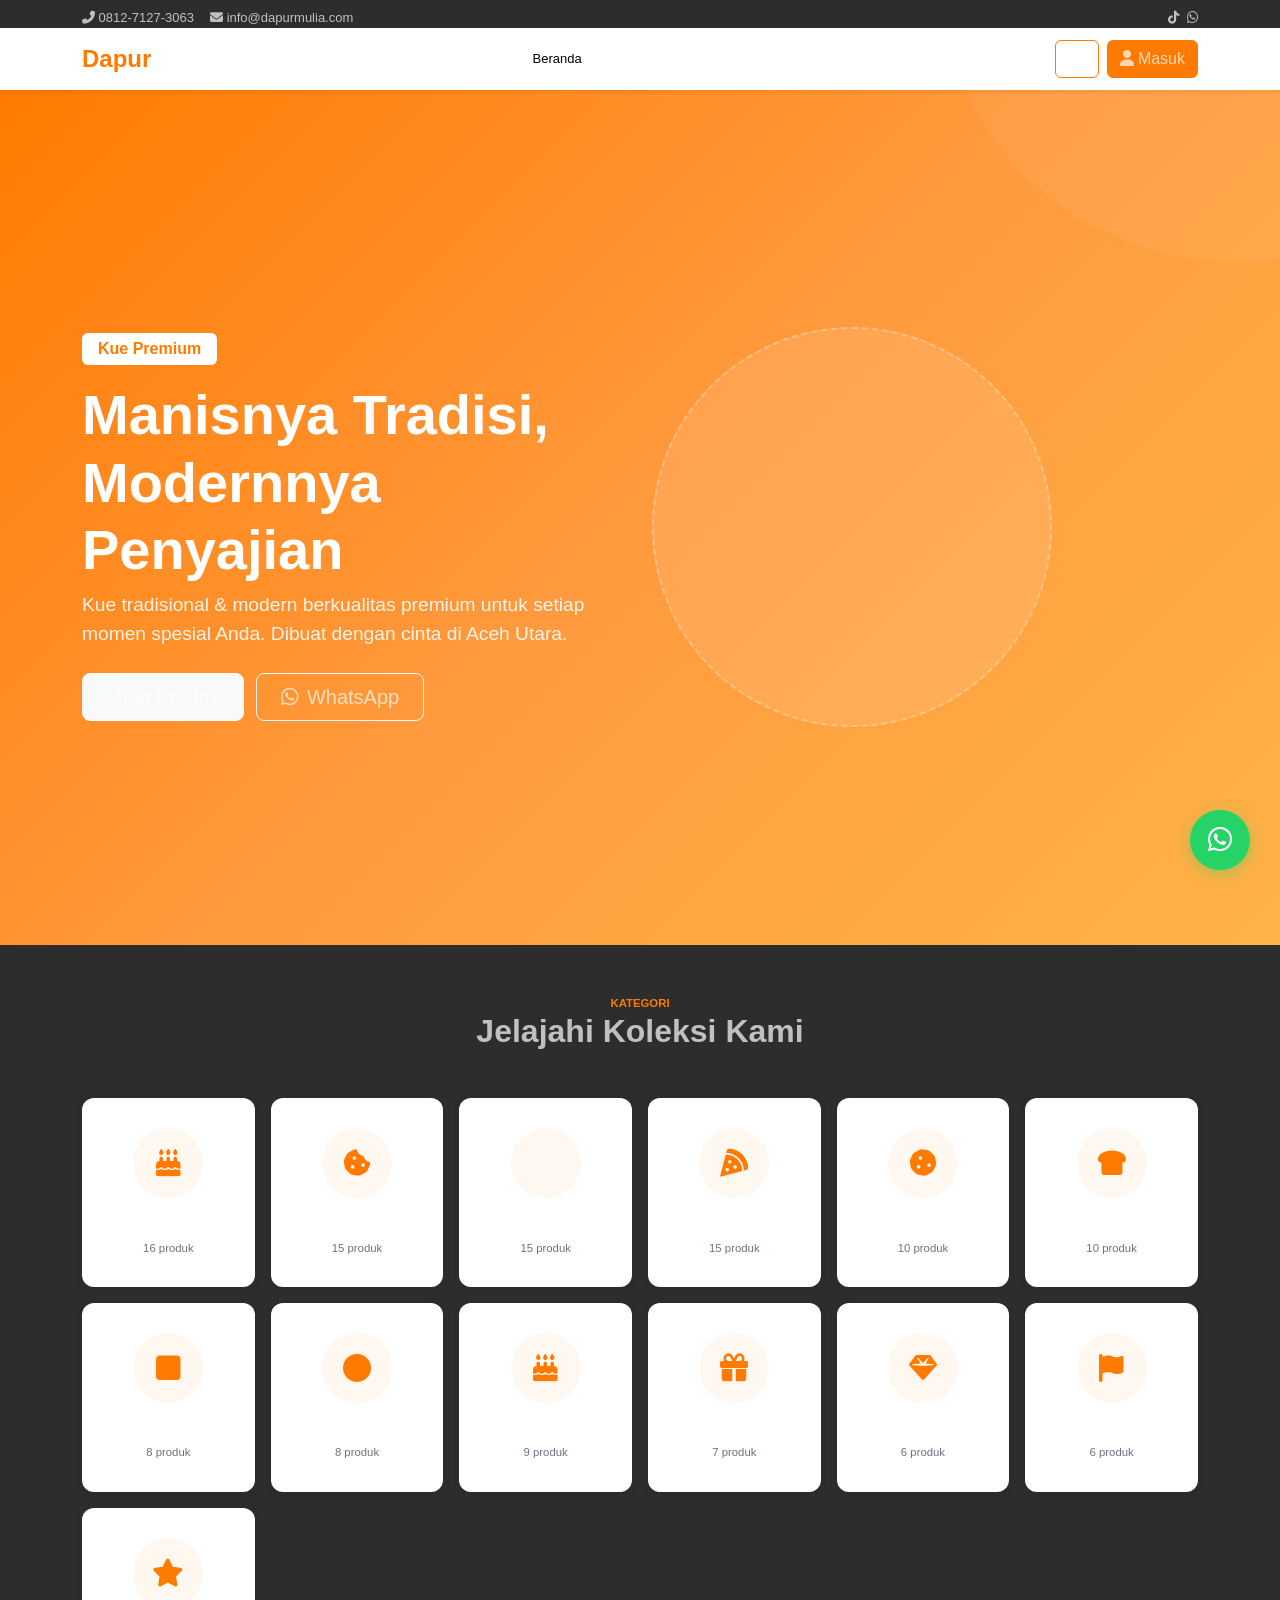
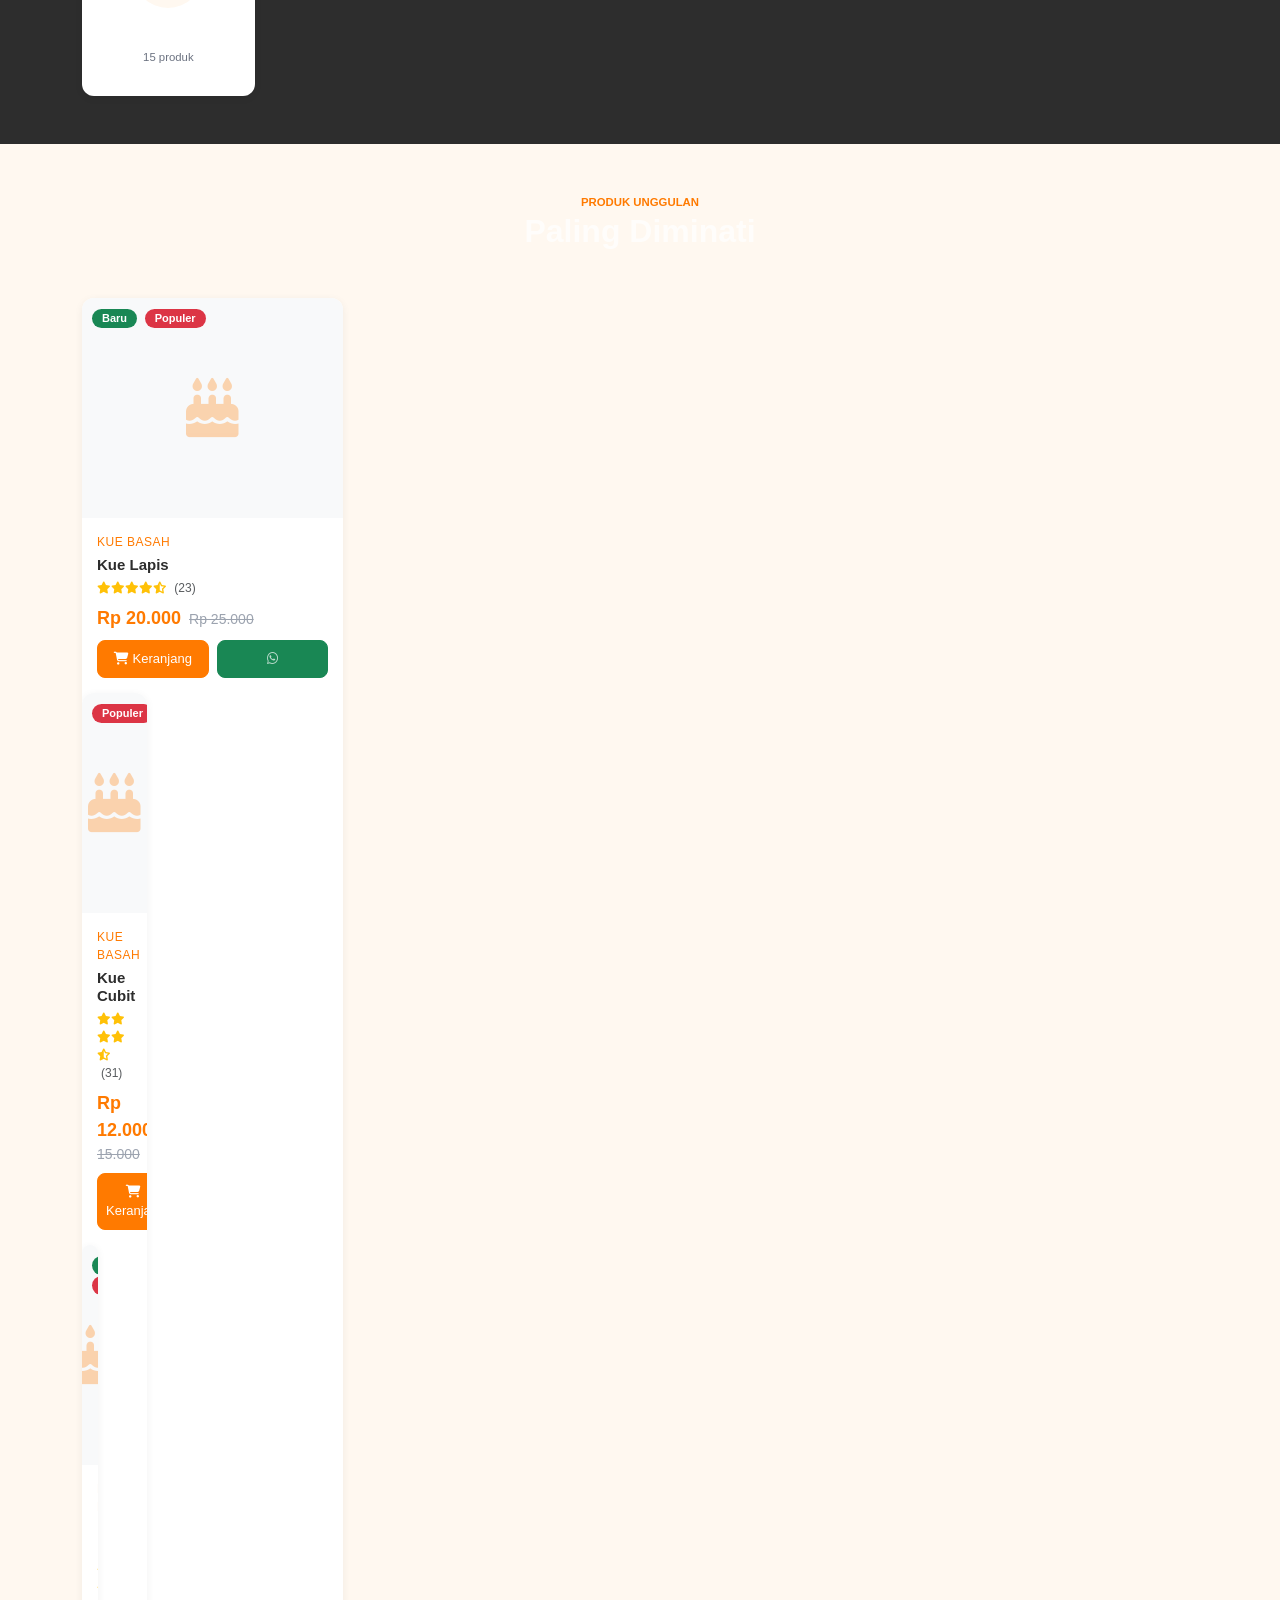
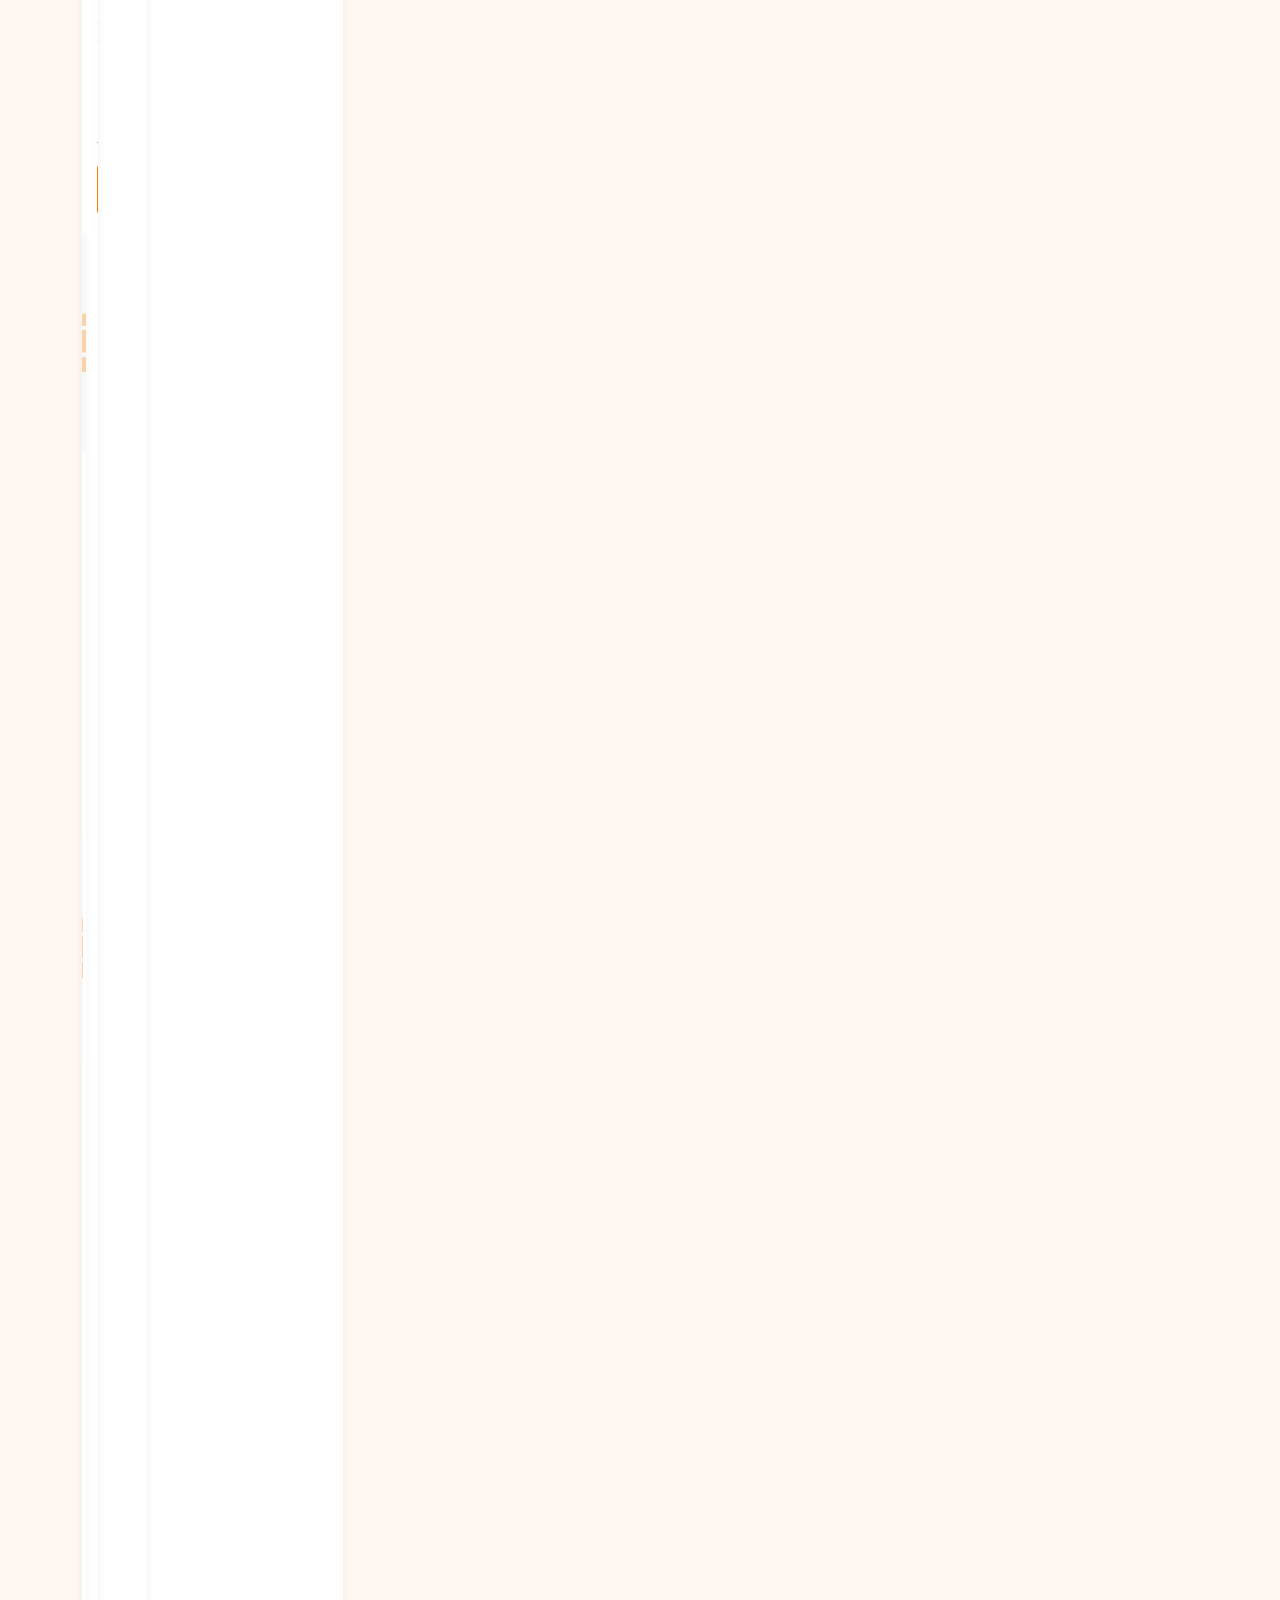
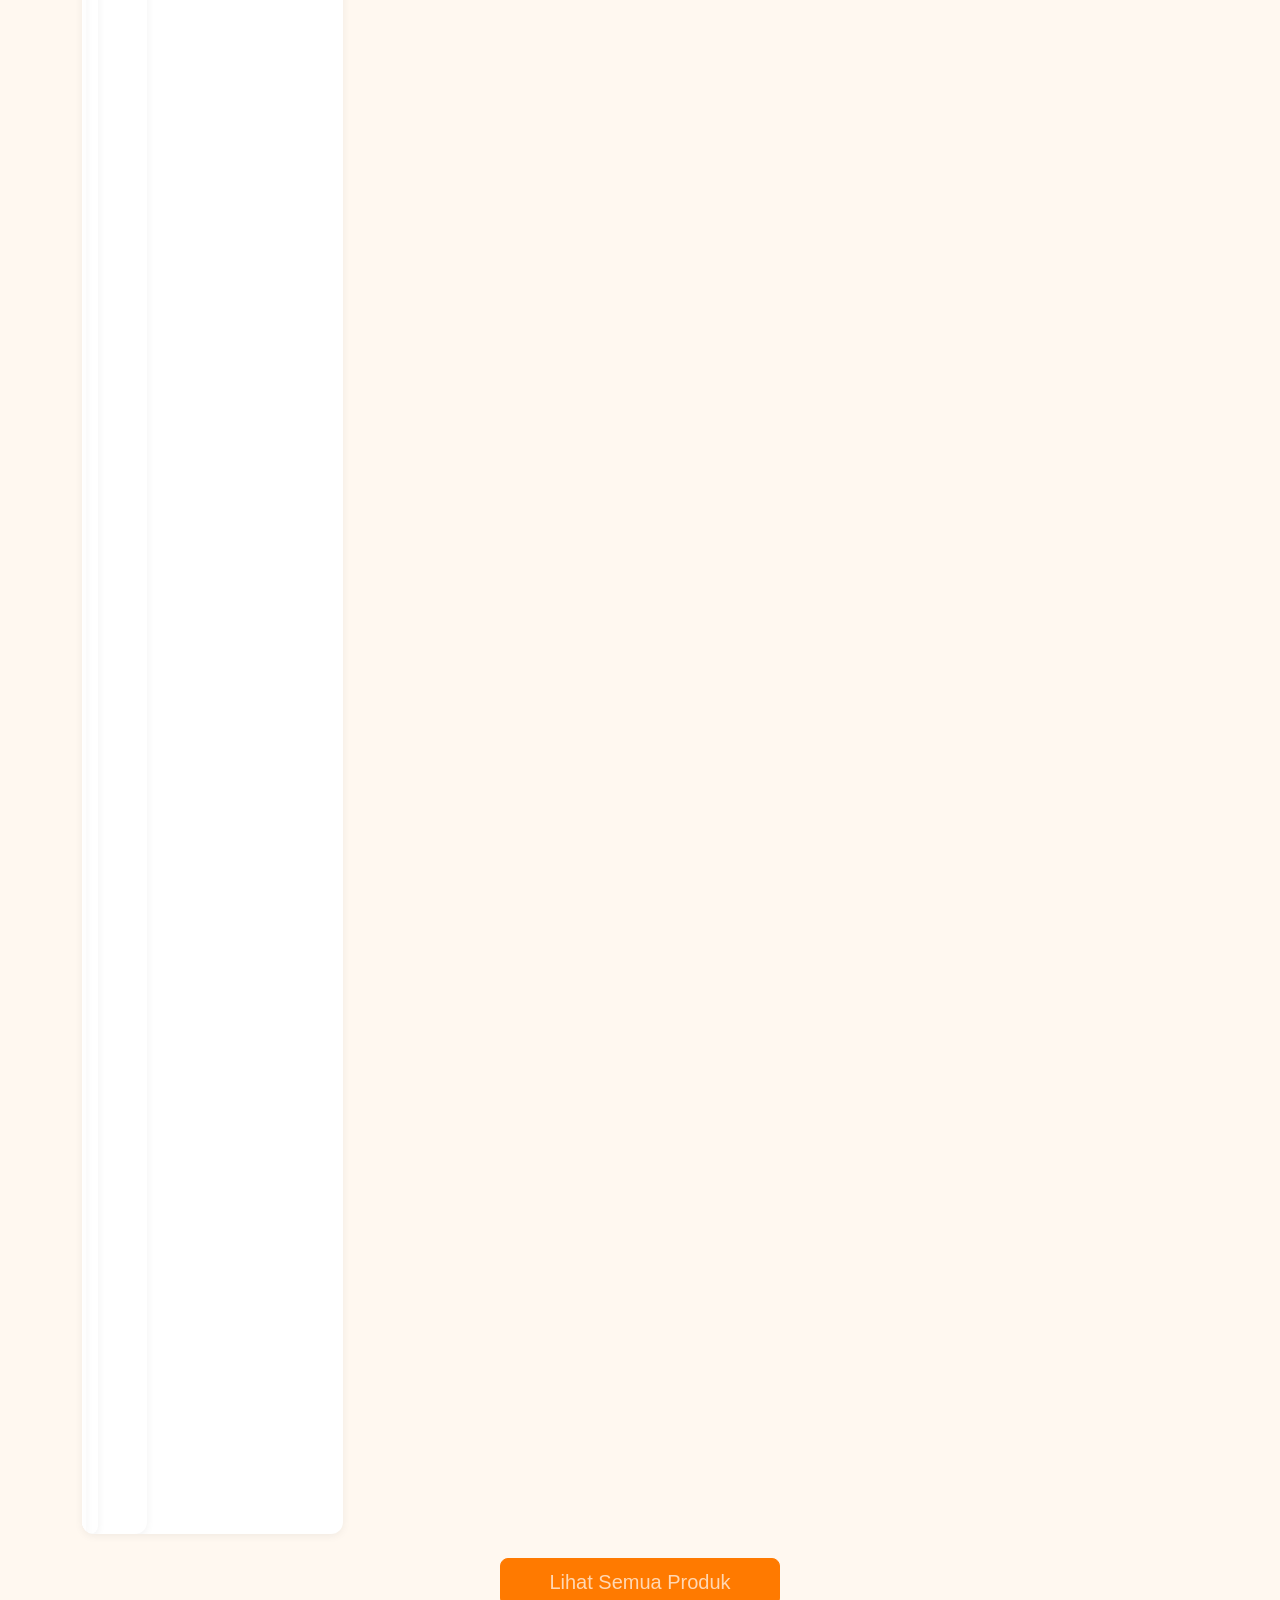
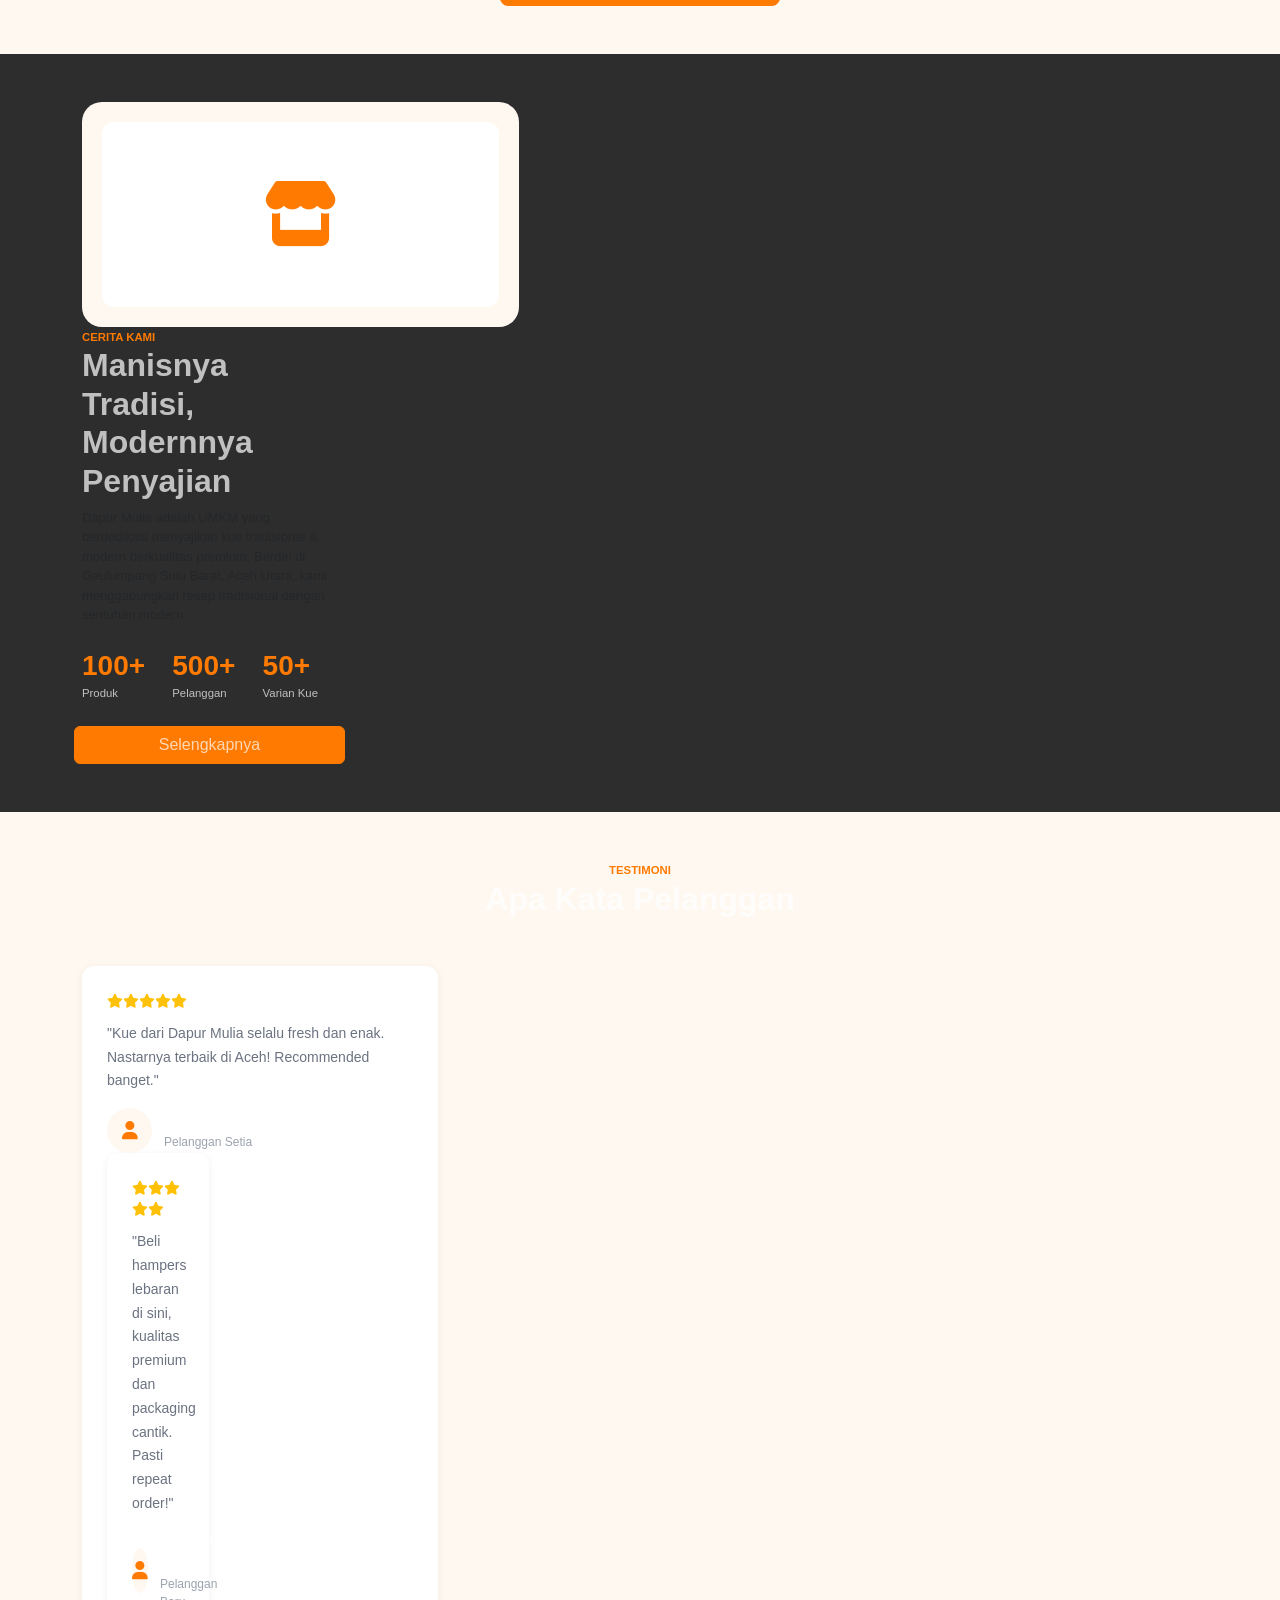
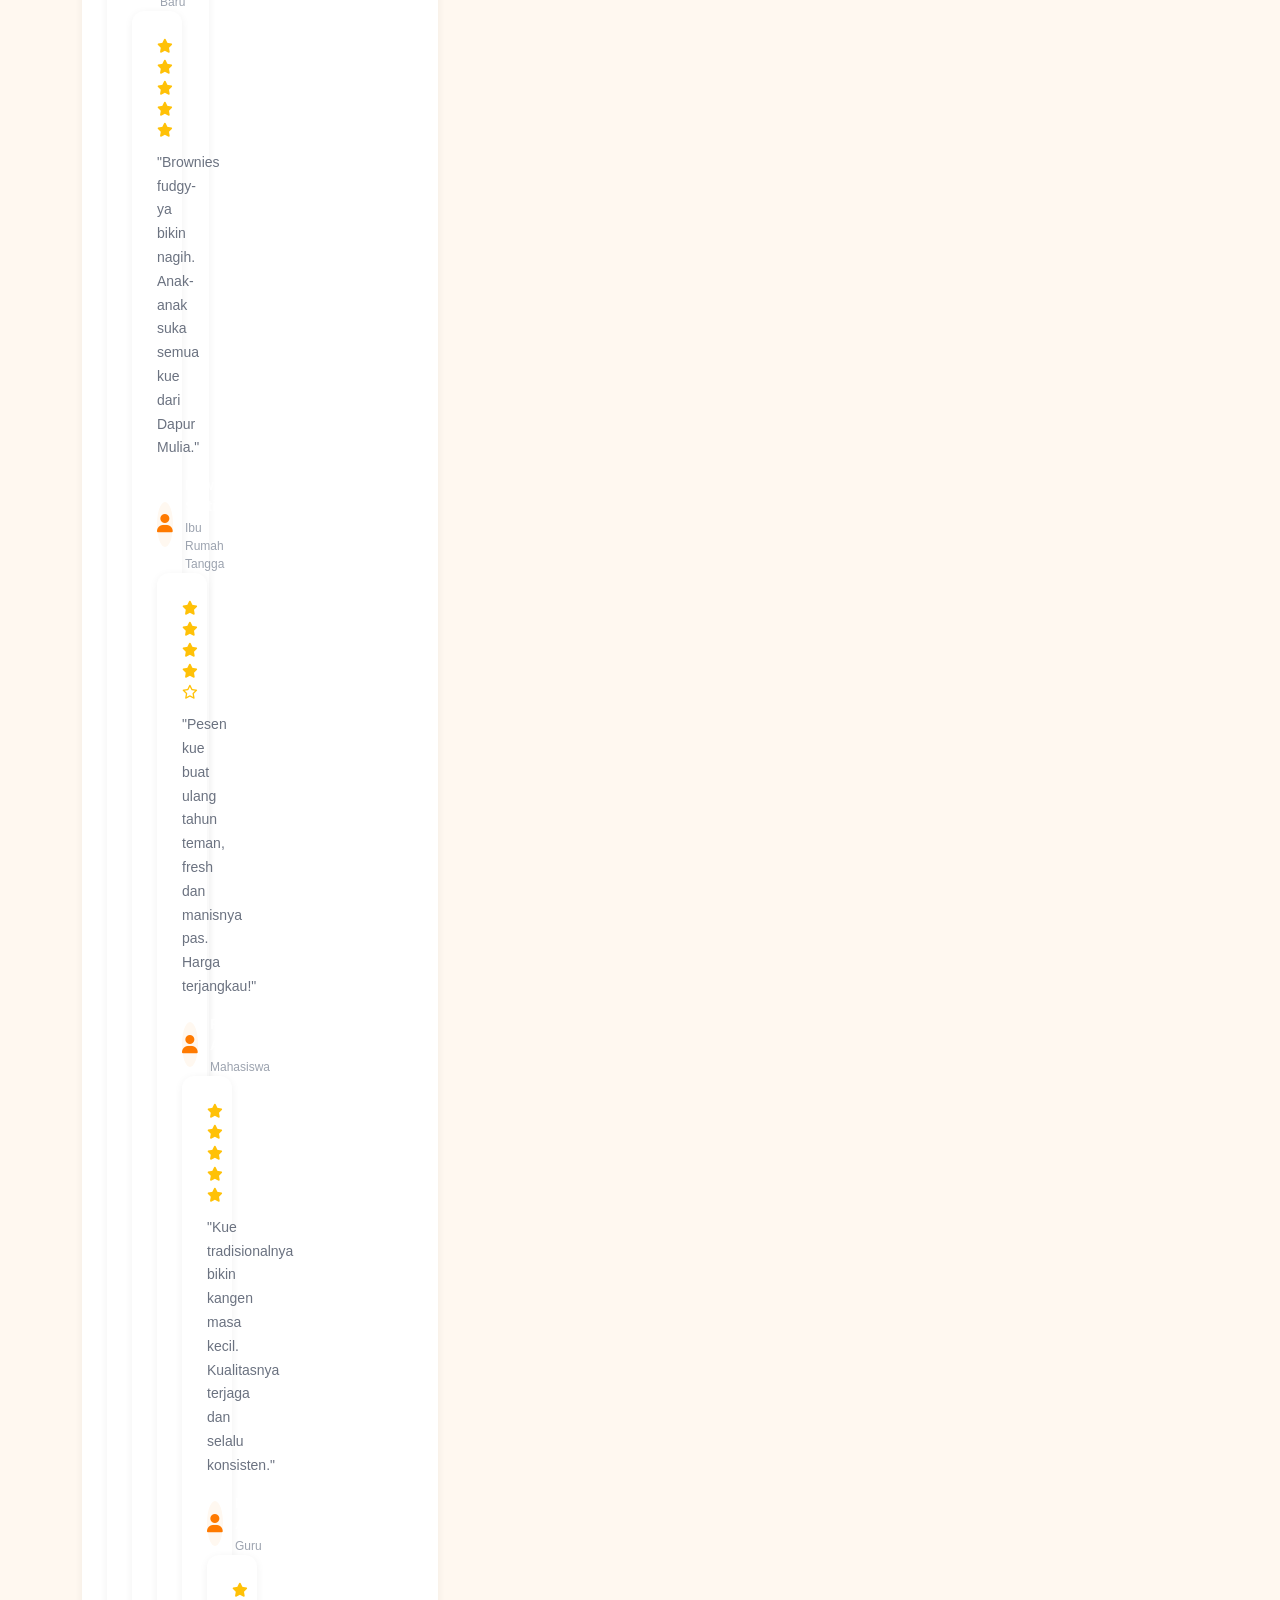
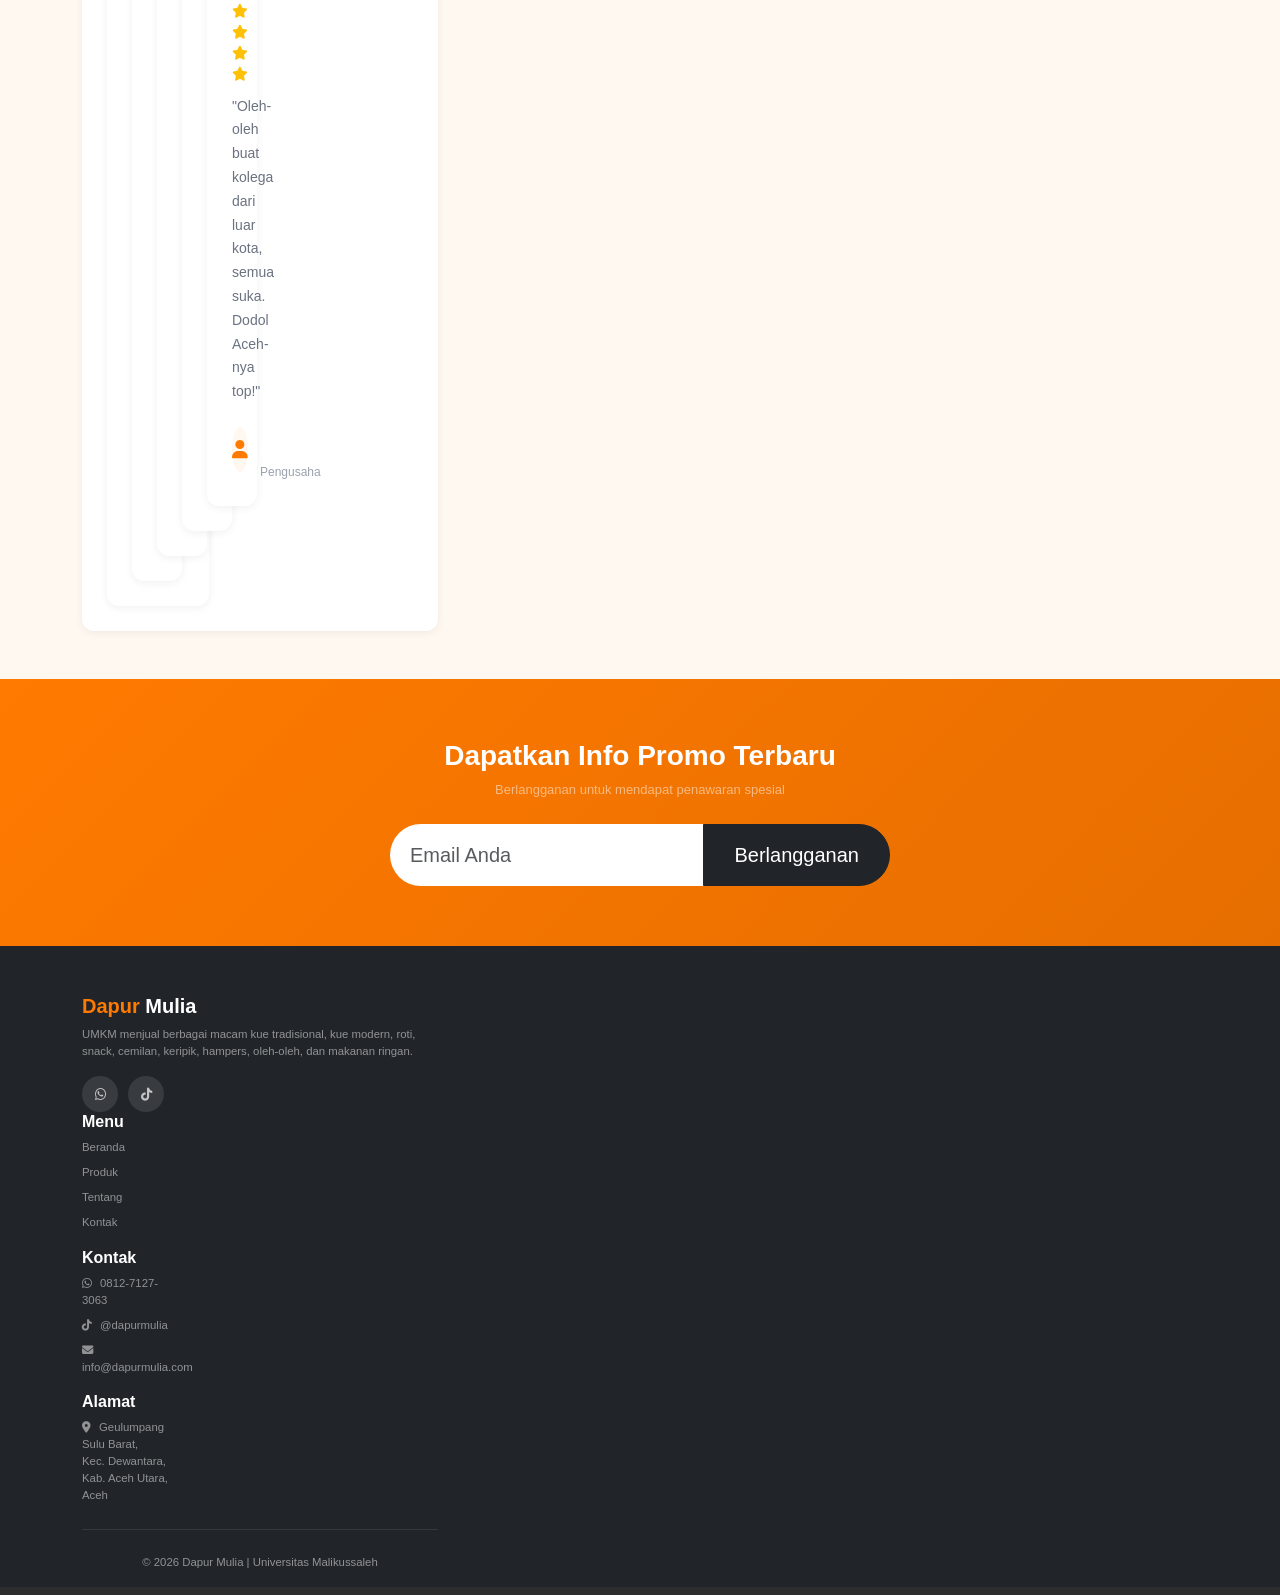
<file: index.html>
<!DOCTYPE html>
<html lang="id">
<head>
    <meta charset="UTF-8">
    <meta name="viewport" content="width=device-width, initial-scale=1.0">
    <title>Dapur Mulia - Kue Tradisional & Modern Premium | Aceh</title>
    <meta name="description" content="Dapur Mulia - UMKM menjual berbagai macam kue tradisional, kue modern, roti, snack, cemilan, keripik, hampers, oleh-oleh di Aceh Utara">
    <link href="https://cdn.jsdelivr.net/npm/bootstrap@5.3.0/dist/css/bootstrap.min.css" rel="stylesheet">
    <link rel="stylesheet" href="https://cdnjs.cloudflare.com/ajax/libs/font-awesome/6.4.0/css/all.min.css">
    <link rel="stylesheet" href="css/style.css">
</head>
<body>
    <a href="https://wa.me/6281271273063" class="whatsapp-float" target="_blank"><i class="fab fa-whatsapp"></i><span>Chat WhatsApp</span></a>

    <div class="top-bar d-none d-md-block">
        <div class="container d-flex justify-content-between">
            <div><span><i class="fas fa-phone-alt"></i> 0812-7127-3063</span><span class="ms-3"><i class="fas fa-envelope"></i> info@dapurmulia.com</span></div>
            <div><a href="https://www.tiktok.com/@dapurmulia" target="_blank"><i class="fab fa-tiktok"></i></a><a href="https://wa.me/6281271273063" class="ms-2"><i class="fab fa-whatsapp"></i></a></div>
    </div>

    <nav class="navbar navbar-expand-lg navbar-light bg-white shadow-sm sticky-top">
        <div class="container">
            <a class="navbar-brand fw-bold fs-4" href="index.html"><span class="text-primary">Dapur</span> Mulia</a>
            <button class="navbar-toggler" type="button" data-bs-toggle="collapse" data-bs-target="#navMenu"><span class="navbar-toggler-icon"></span></button>
            <div class="collapse navbar-collapse" id="navMenu">
                <ul class="navbar-nav mx-auto">
                    <li class="nav-item"><a class="nav-link active" href="index.html">Beranda</a></li>
                    <li class="nav-item"><a class="nav-link" href="products.html">Produk</a></li>
                    <li class="nav-item"><a class="nav-link" href="about.html">Tentang</a></li>
                    <li class="nav-item"><a class="nav-link" href="contact.html">Kontak</a></li>
                </ul>
                <div class="d-flex gap-2">
                    <a href="cart.html" class="btn btn-outline-primary position-relative"><i class="fas fa-shopping-cart"></i><span class="cart-count">0</span></a>
                    <a href="login.html" class="btn btn-primary"><i class="fas fa-user me-1"></i>Masuk</a>
                </div>
        </div>
    </nav>

    <section class="hero">
        <div class="container">
            <div class="row align-items-center min-vh-75">
                <div class="col-lg-6 text-white">
                    <span class="badge bg-white text-primary px-3 py-2 mb-3 fs-6">Kue Premium</span>
                    <h1 class="display-4 fw-bold">Manisnya Tradisi,<br>Modernnya Penyajian</h1>
                    <p class="lead mb-4">Kue tradisional & modern berkualitas premium untuk setiap momen spesial Anda. Dibuat dengan cinta di Aceh Utara.</p>
                    <a href="products.html" class="btn btn-light btn-lg px-4 me-2">Lihat Produk</a>
                    <a href="https://wa.me/6281271273063" class="btn btn-outline-light btn-lg px-4"><i class="fab fa-whatsapp me-2"></i>WhatsApp</a>
                </div>
                <div class="col-lg-6 text-center d-none d-lg-block">
                    <div class="hero-circle"></div>
            </div>
    </section>

    <section class="section py-5">
        <div class="container">
            <div class="text-center mb-5">
                <small class="text-primary fw-bold text-uppercase">Kategori</small>
                <h2 class="fw-bold">Jelajahi Koleksi Kami</h2>
            </div>
            <div class="row g-3" id="categoriesGrid"></div>
    </section>

    <section class="section py-5 bg-cream">
        <div class="container">
            <div class="text-center mb-5">
                <small class="text-primary fw-bold text-uppercase">Produk Unggulan</small>
                <h2 class="fw-bold">Paling Diminati</h2>
            </div>
            <div class="row g-4" id="productGrid"></div>
            <div class="text-center mt-4">
                <a href="products.html" class="btn btn-primary btn-lg px-5">Lihat Semua Produk</a>
            </div>
    </section>

    <section class="section py-5">
        <div class="container">
            <div class="row align-items-center g-5">
                <div class="col-lg-5">
                    <div class="about-image-frame">
                        <div class="about-image-placeholder"><i class="fas fa-store fa-5x text-primary"></i></div>
                </div>
                <div class="col-lg-7">
                    <small class="text-primary fw-bold text-uppercase">Cerita Kami</small>
                    <h2 class="fw-bold">Manisnya Tradisi,<br>Modernnya Penyajian</h2>
                    <p class="text-muted mb-4">Dapur Mulia adalah UMKM yang berdedikasi menyajikan kue tradisional & modern berkualitas premium. Berdiri di Geulumpang Sulu Barat, Aceh Utara, kami menggabungkan resep tradisional dengan sentuhan modern.</p>
                    <div class="row g-3">
                        <div class="col-4"><h3 class="text-primary fw-bold mb-0">100+</h3><small>Produk</small></div>
                        <div class="col-4"><h3 class="text-primary fw-bold mb-0">500+</h3><small>Pelanggan</small></div>
                        <div class="col-4"><h3 class="text-primary fw-bold mb-0">50+</h3><small>Varian Kue</small></div>
                    <a href="about.html" class="btn btn-primary mt-4">Selengkapnya</a>
                </div>
        </div>
    </section>

    <section class="section py-5 bg-cream">
        <div class="container">
            <div class="text-center mb-5">
                <small class="text-primary fw-bold text-uppercase">Testimoni</small>
                <h2 class="fw-bold">Apa Kata Pelanggan</h2>
            </div>
            <div class="row g-4" id="testimonialGrid"></div>
    </section>

    <section class="newsletter">
        <div class="container text-center text-white">
            <h3 class="fw-bold">Dapatkan Info Promo Terbaru</h3>
            <p class="text-white-50 mb-4">Berlangganan untuk mendapat penawaran spesial</p>
            <form class="newsletter-form mx-auto" onsubmit="event.preventDefault(); alert('Terima kasih! Anda akan mendapat info terbaru dari Dapur Mulia.'); this.reset();">
                <div class="input-group">
                    <input type="email" class="form-control form-control-lg" placeholder="Email Anda" required>
                    <button class="btn btn-dark btn-lg" type="submit">Berlangganan</button>
                </div>
            </form>
        </div>
    </section>

    <footer class="footer pt-5 pb-3 bg-dark text-white">
        <div class="container">
            <div class="row g-4">
                <div class="col-lg-4">
                    <h5 class="fw-bold"><span class="text-primary">Dapur</span> Mulia</h5>
                    <p class="text-white-50 small">UMKM menjual berbagai macam kue tradisional, kue modern, roti, snack, cemilan, keripik, hampers, oleh-oleh, dan makanan ringan.</p>
                    <div class="social-links">
                        <a href="https://wa.me/6281271273063" class="social-link"><i class="fab fa-whatsapp"></i></a>
                        <a href="https://www.tiktok.com/@dapurmulia" class="social-link"><i class="fab fa-tiktok"></i></a>
                    </div>
                <div class="col-lg-2 col-6">
                    <h6 class="fw-bold">Menu</h6>
                    <ul class="list-unstyled small">
                        <li class="mb-2"><a href="index.html" class="text-white-50 text-decoration-none">Beranda</a></li>
                        <li class="mb-2"><a href="products.html" class="text-white-50 text-decoration-none">Produk</a></li>
                        <li class="mb-2"><a href="about.html" class="text-white-50 text-decoration-none">Tentang</a></li>
                        <li class="mb-2"><a href="contact.html" class="text-white-50 text-decoration-none">Kontak</a></li>
                    </ul>
                </div>
                <div class="col-lg-3 col-6">
                    <h6 class="fw-bold">Kontak</h6>
                    <ul class="list-unstyled small text-white-50">
                        <li class="mb-2"><i class="fab fa-whatsapp me-2"></i>0812-7127-3063</li>
                        <li class="mb-2"><i class="fab fa-tiktok me-2"></i>@dapurmulia</li>
                        <li class="mb-2"><i class="fas fa-envelope me-2"></i>info@dapurmulia.com</li>
                    </ul>
                </div>
                <div class="col-lg-3">
                    <h6 class="fw-bold">Alamat</h6>
                    <p class="small text-white-50 mb-0"><i class="fas fa-map-marker-alt me-2"></i>Geulumpang Sulu Barat,<br>Kec. Dewantara,<br>Kab. Aceh Utara, Aceh</p>
                </div>
            <hr class="border-secondary my-4">
            <p class="text-center text-white-50 small mb-0">&copy; 2026 Dapur Mulia | Universitas Malikussaleh</p>
        </div>
    </footer>

    <script src="https://cdn.jsdelivr.net/npm/bootstrap@5.3.0/dist/js/bootstrap.bundle.min.js"></script>
    <script src="js/data.js"></script>
    <script src="js/main.js"></script>
</body>
</html>
</file>
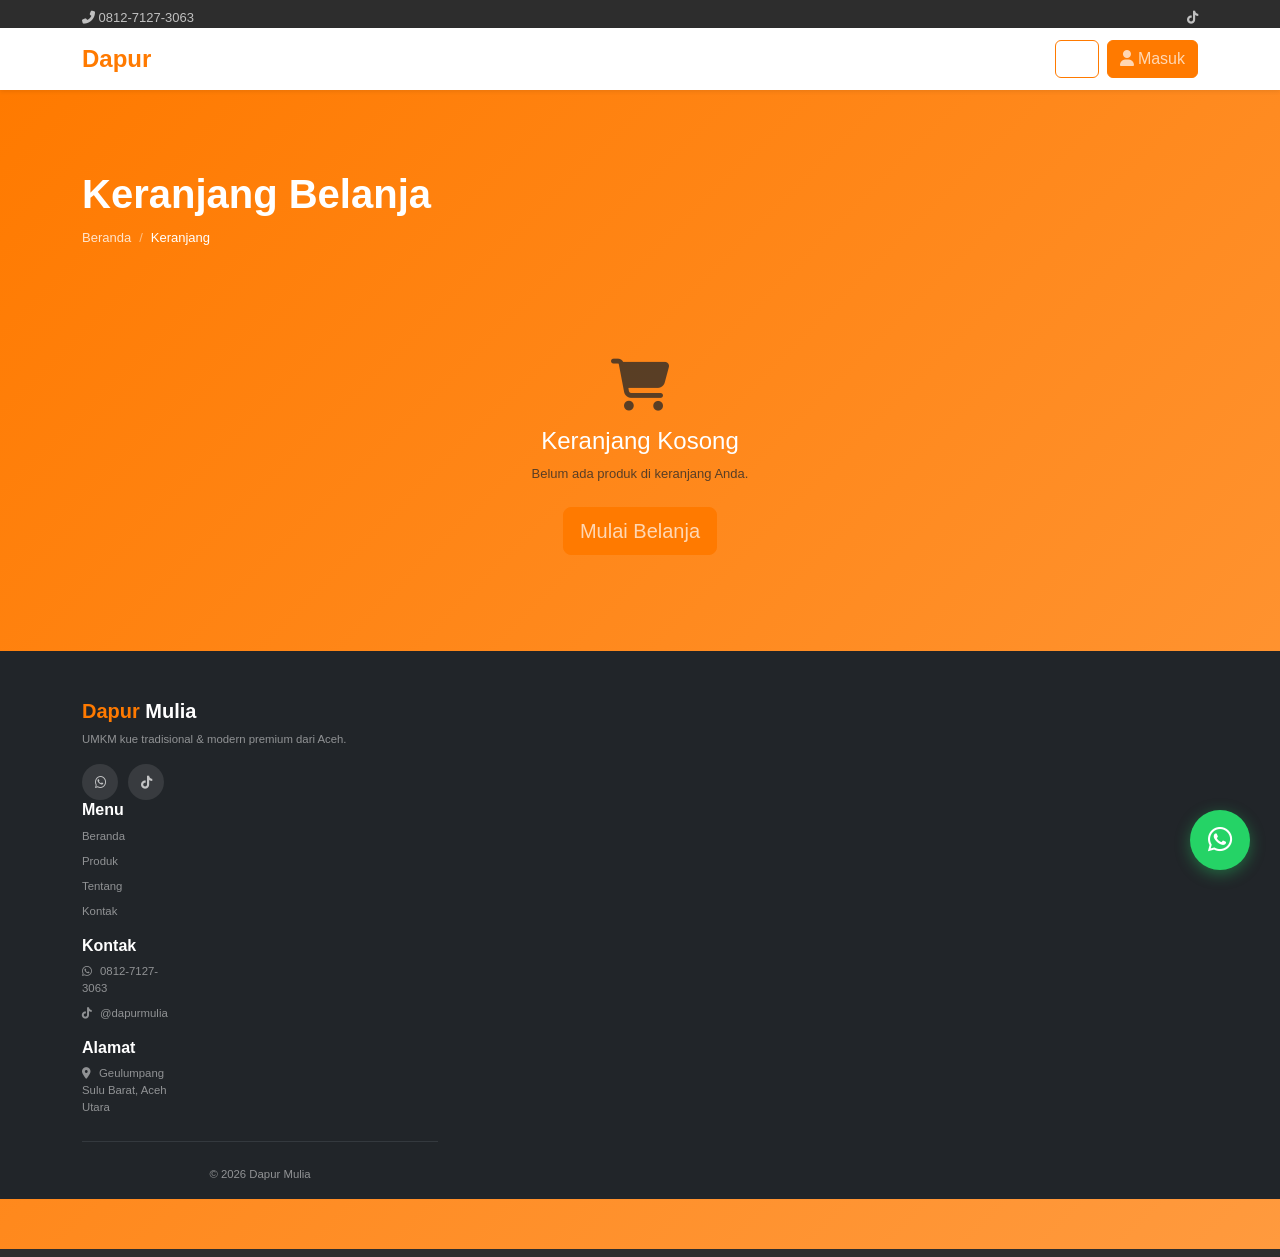
<file: cart.html>
<!DOCTYPE html>
<html lang="id">
<head>
    <meta charset="UTF-8"><meta name="viewport" content="width=device-width, initial-scale=1.0">
    <title>Keranjang Belanja - Dapur Mulia</title>
    <link href="https://cdn.jsdelivr.net/npm/bootstrap@5.3.0/dist/css/bootstrap.min.css" rel="stylesheet">
    <link rel="stylesheet" href="https://cdnjs.cloudflare.com/ajax/libs/font-awesome/6.4.0/css/all.min.css">
    <link rel="stylesheet" href="css/style.css">
</head>
<body>
    <a href="https://wa.me/6281271273063" class="whatsapp-float" target="_blank"><i class="fab fa-whatsapp"></i><span>Chat WhatsApp</span></a>
    <div class="top-bar d-none d-md-block"><div class="container d-flex justify-content-between"><div><span><i class="fas fa-phone-alt"></i> 0812-7127-3063</span></div><div><a href="https://www.tiktok.com/@dapurmulia" target="_blank"><i class="fab fa-tiktok"></i></a></div></div>
    <nav class="navbar navbar-expand-lg navbar-light bg-white shadow-sm sticky-top">
        <div class="container">
            <a class="navbar-brand fw-bold fs-4" href="index.html"><span class="text-primary">Dapur</span> Mulia</a>
            <button class="navbar-toggler" type="button" data-bs-toggle="collapse" data-bs-target="#navMenu"><span class="navbar-toggler-icon"></span></button>
            <div class="collapse navbar-collapse" id="navMenu">
                <ul class="navbar-nav mx-auto">
                    <li class="nav-item"><a class="nav-link" href="index.html">Beranda</a></li>
                    <li class="nav-item"><a class="nav-link" href="products.html">Produk</a></li>
                    <li class="nav-item"><a class="nav-link" href="about.html">Tentang</a></li>
                    <li class="nav-item"><a class="nav-link" href="contact.html">Kontak</a></li>
                </ul>
                <div class="d-flex gap-2"><a href="cart.html" class="btn btn-outline-primary position-relative"><i class="fas fa-shopping-cart"></i><span class="cart-count">0</span></a><a href="login.html" class="btn btn-primary"><i class="fas fa-user me-1"></i>Masuk</a></div>
        </div>
    </nav>

    <div class="page-header"><div class="container"><h1>Keranjang Belanja</h1><nav><ol class="breadcrumb"><li class="breadcrumb-item"><a href="index.html">Beranda</a></li><li class="breadcrumb-item active">Keranjang</li></ol></nav></div>

    <section class="section py-5">
        <div class="container" id="cartContainer">
            <div class="text-center py-5"><i class="fas fa-shopping-cart fa-4x text-muted mb-3"></i><h4>Keranjang Kosong</h4><p class="text-muted">Belum ada produk di keranjang Anda.</p><a href="products.html" class="btn btn-primary btn-lg mt-2">Mulai Belanja</a></div>
    </section>

    <footer class="footer pt-5 pb-3 bg-dark text-white">
        <div class="container"><div class="row g-4">
            <div class="col-lg-4"><h5 class="fw-bold"><span class="text-primary">Dapur</span> Mulia</h5><p class="text-white-50 small">UMKM kue tradisional & modern premium dari Aceh.</p><div class="social-links"><a href="https://wa.me/6281271273063" class="social-link"><i class="fab fa-whatsapp"></i></a><a href="https://www.tiktok.com/@dapurmulia" class="social-link"><i class="fab fa-tiktok"></i></a></div>
            <div class="col-lg-2 col-6"><h6 class="fw-bold">Menu</h6><ul class="list-unstyled small"><li class="mb-2"><a href="index.html" class="text-white-50 text-decoration-none">Beranda</a></li><li class="mb-2"><a href="products.html" class="text-white-50 text-decoration-none">Produk</a></li><li class="mb-2"><a href="about.html" class="text-white-50 text-decoration-none">Tentang</a></li><li class="mb-2"><a href="contact.html" class="text-white-50 text-decoration-none">Kontak</a></li></ul></div>
            <div class="col-lg-3 col-6"><h6 class="fw-bold">Kontak</h6><ul class="list-unstyled small text-white-50"><li class="mb-2"><i class="fab fa-whatsapp me-2"></i>0812-7127-3063</li><li class="mb-2"><i class="fab fa-tiktok me-2"></i>@dapurmulia</li></ul></div>
            <div class="col-lg-3"><h6 class="fw-bold">Alamat</h6><p class="small text-white-50 mb-0"><i class="fas fa-map-marker-alt me-2"></i>Geulumpang Sulu Barat, Aceh Utara</p></div><hr class="border-secondary my-4"><p class="text-center text-white-50 small mb-0">&copy; 2026 Dapur Mulia</p></div>
    </footer>
    <script src="https://cdn.jsdelivr.net/npm/bootstrap@5.3.0/dist/js/bootstrap.bundle.min.js"></script>
    <script src="js/data.js"></script>
    <script src="js/main.js"></script>
</body>
</html>
</file>
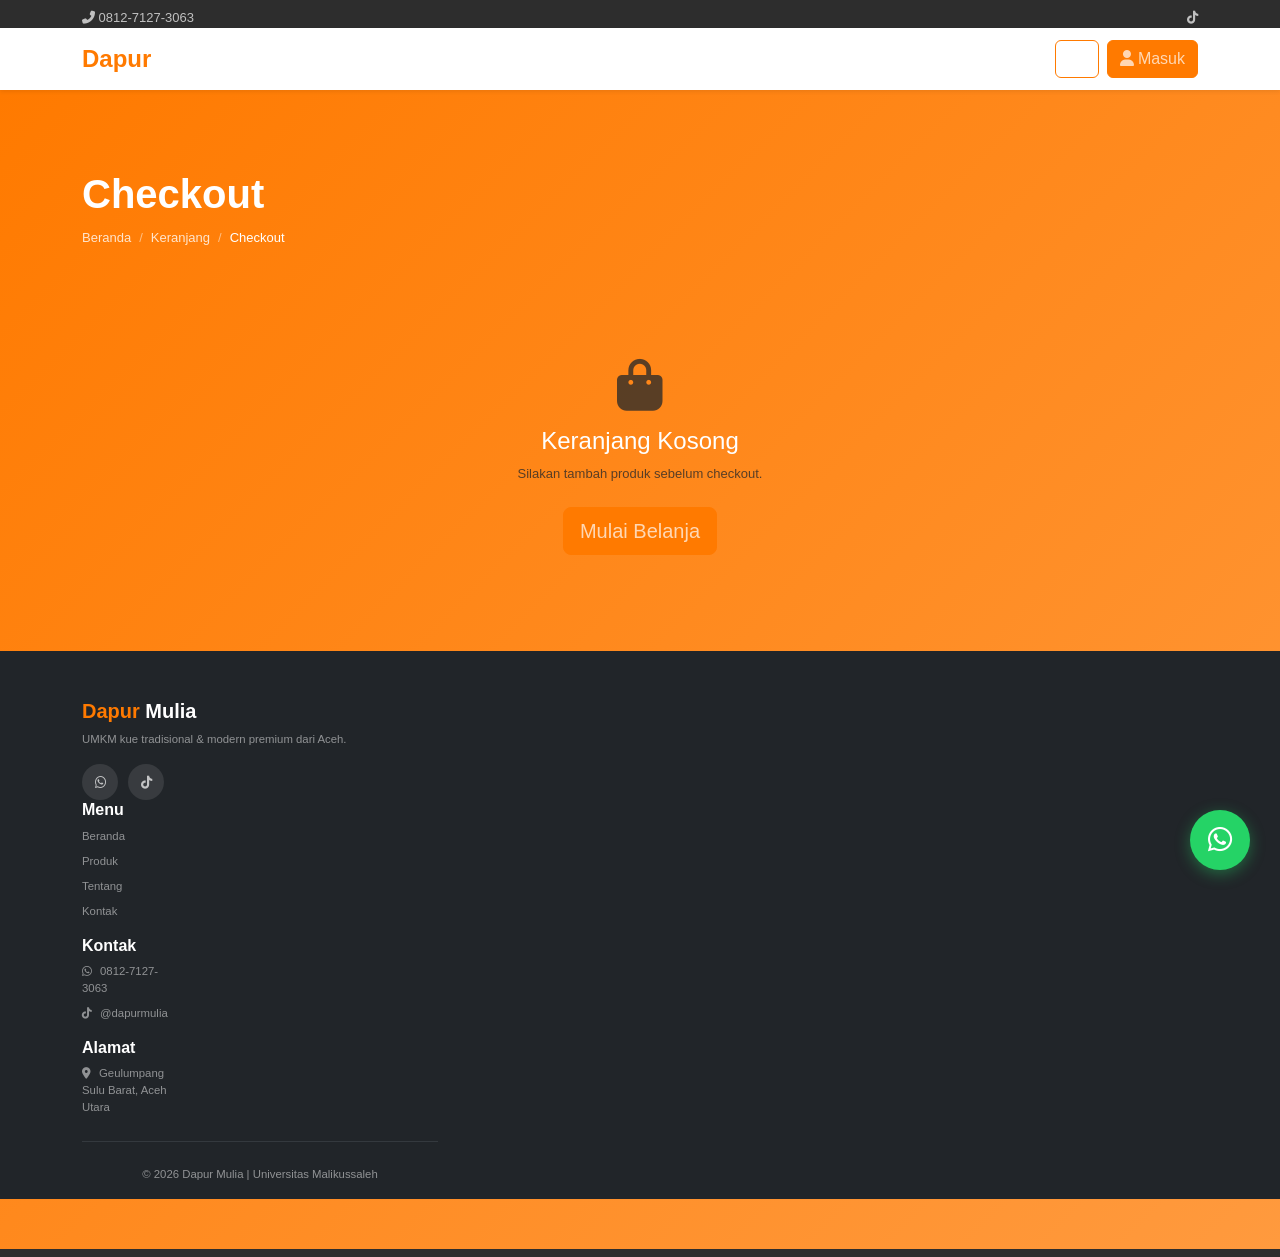
<file: checkout.html>
<!DOCTYPE html>
<html lang="id">
<head>
    <meta charset="UTF-8">
    <meta name="viewport" content="width=device-width, initial-scale=1.0">
    <title>Checkout - Dapur Mulia</title>
    <link href="https://cdn.jsdelivr.net/npm/bootstrap@5.3.0/dist/css/bootstrap.min.css" rel="stylesheet">
    <link rel="stylesheet" href="https://cdnjs.cloudflare.com/ajax/libs/font-awesome/6.4.0/css/all.min.css">
    <link rel="stylesheet" href="css/style.css">
</head>
<body>
    <a href="https://wa.me/6281271273063" class="whatsapp-float" target="_blank"><i class="fab fa-whatsapp"></i><span>Chat WhatsApp</span></a>
    
    <div class="top-bar d-none d-md-block">
        <div class="container d-flex justify-content-between">
            <div><span><i class="fas fa-phone-alt"></i> 0812-7127-3063</span></div>
            <div><a href="https://www.tiktok.com/@dapurmulia" target="_blank"><i class="fab fa-tiktok"></i></a></div>
    </div>

    <nav class="navbar navbar-expand-lg navbar-light bg-white shadow-sm sticky-top">
        <div class="container">
            <a class="navbar-brand fw-bold fs-4" href="index.html"><span class="text-primary">Dapur</span> Mulia</a>
            <button class="navbar-toggler" type="button" data-bs-toggle="collapse" data-bs-target="#navMenu"><span class="navbar-toggler-icon"></span></button>
            <div class="collapse navbar-collapse" id="navMenu">
                <ul class="navbar-nav mx-auto">
                    <li class="nav-item"><a class="nav-link" href="index.html">Beranda</a></li>
                    <li class="nav-item"><a class="nav-link" href="products.html">Produk</a></li>
                    <li class="nav-item"><a class="nav-link" href="about.html">Tentang</a></li>
                    <li class="nav-item"><a class="nav-link" href="contact.html">Kontak</a></li>
                </ul>
                <div class="d-flex gap-2">
                    <a href="cart.html" class="btn btn-outline-primary position-relative"><i class="fas fa-shopping-cart"></i><span class="cart-count">0</span></a>
                    <a href="login.html" class="btn btn-primary"><i class="fas fa-user me-1"></i>Masuk</a>
                </div>
        </div>
    </nav>

    <div class="page-header">
        <div class="container">
            <h1>Checkout</h1>
            <nav><ol class="breadcrumb"><li class="breadcrumb-item"><a href="index.html">Beranda</a></li><li class="breadcrumb-item"><a href="cart.html">Keranjang</a></li><li class="breadcrumb-item active">Checkout</li></ol></nav>
        </div>

    <section class="section py-5">
        <div class="container" id="checkoutContainer">
            <div class="text-center py-5">
                <i class="fas fa-shopping-bag fa-4x text-muted mb-3"></i>
                <h4>Keranjang Kosong</h4>
                <p class="text-muted">Silakan tambah produk sebelum checkout.</p>
                <a href="products.html" class="btn btn-primary btn-lg mt-2">Mulai Belanja</a>
            </div>
    </section>

    <footer class="footer pt-5 pb-3 bg-dark text-white">
        <div class="container">
            <div class="row g-4">
                <div class="col-lg-4">
                    <h5 class="fw-bold"><span class="text-primary">Dapur</span> Mulia</h5>
                    <p class="text-white-50 small">UMKM kue tradisional & modern premium dari Aceh.</p>
                    <div class="social-links"><a href="https://wa.me/6281271273063" class="social-link"><i class="fab fa-whatsapp"></i></a><a href="https://www.tiktok.com/@dapurmulia" class="social-link"><i class="fab fa-tiktok"></i></a></div>
                <div class="col-lg-2 col-6">
                    <h6 class="fw-bold">Menu</h6>
                    <ul class="list-unstyled small"><li class="mb-2"><a href="index.html" class="text-white-50 text-decoration-none">Beranda</a></li><li class="mb-2"><a href="products.html" class="text-white-50 text-decoration-none">Produk</a></li><li class="mb-2"><a href="about.html" class="text-white-50 text-decoration-none">Tentang</a></li><li class="mb-2"><a href="contact.html" class="text-white-50 text-decoration-none">Kontak</a></li></ul>
                </div>
                <div class="col-lg-3 col-6">
                    <h6 class="fw-bold">Kontak</h6>
                    <ul class="list-unstyled small text-white-50"><li class="mb-2"><i class="fab fa-whatsapp me-2"></i>0812-7127-3063</li><li class="mb-2"><i class="fab fa-tiktok me-2"></i>@dapurmulia</li></ul>
                </div>
                <div class="col-lg-3">
                    <h6 class="fw-bold">Alamat</h6>
                    <p class="small text-white-50 mb-0"><i class="fas fa-map-marker-alt me-2"></i>Geulumpang Sulu Barat, Aceh Utara</p>
                </div>
            <hr class="border-secondary my-4">
            <p class="text-center text-white-50 small mb-0">&copy; 2026 Dapur Mulia | Universitas Malikussaleh</p>
        </div>
    </footer>

    <script src="https://cdn.jsdelivr.net/npm/bootstrap@5.3.0/dist/js/bootstrap.bundle.min.js"></script>
    <script src="js/data.js"></script>
    <script src="js/main.js"></script>
</body>
</html>
</file>
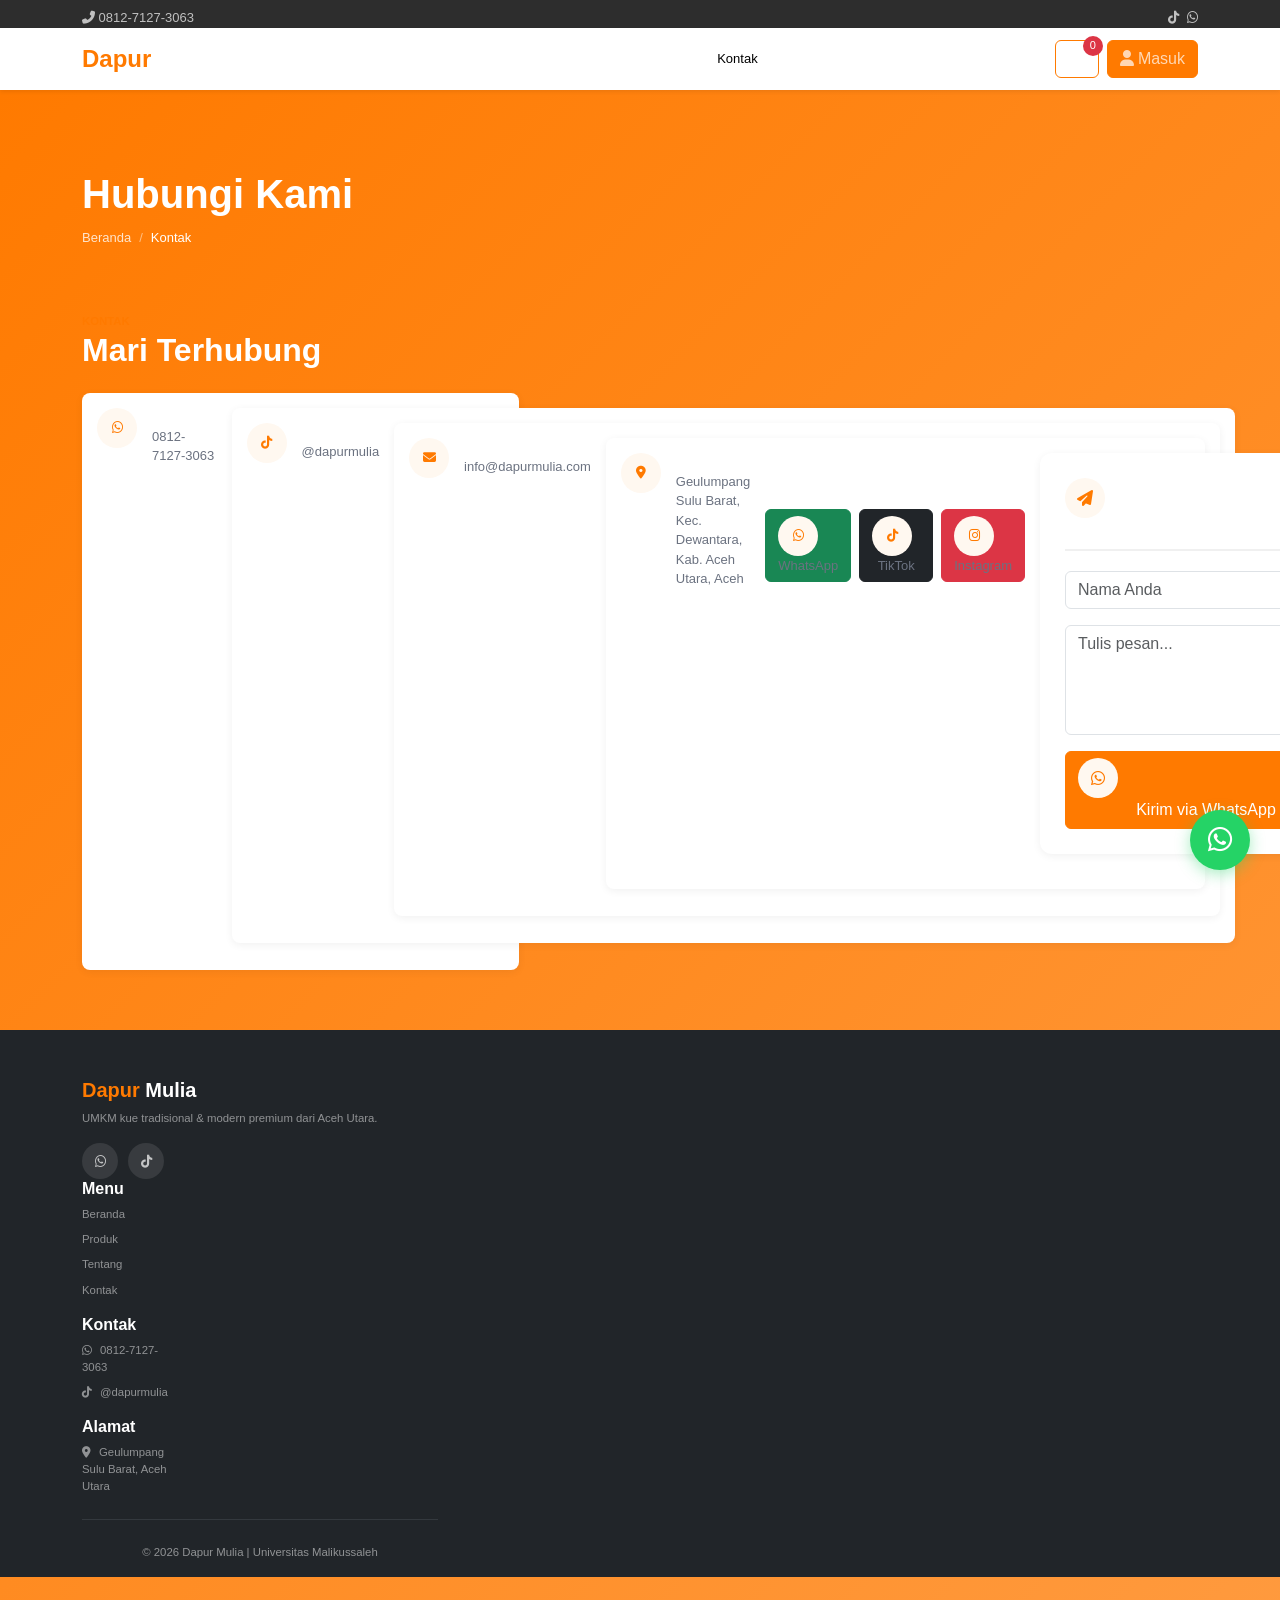
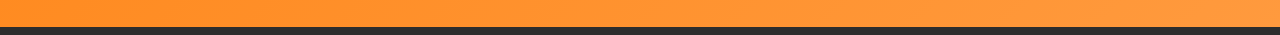
<file: contact.html>
<!DOCTYPE html>
<html lang="id">
<head>
    <meta charset="UTF-8">
    <meta name="viewport" content="width=device-width, initial-scale=1.0">
    <title>Kontak - Dapur Mulia</title>
    <meta name="description" content="Hubungi Dapur Mulia - Pemesanan kue, hampers, oleh-oleh di Aceh Utara">
    <link href="https://cdn.jsdelivr.net/npm/bootstrap@5.3.0/dist/css/bootstrap.min.css" rel="stylesheet">
    <link rel="stylesheet" href="https://cdnjs.cloudflare.com/ajax/libs/font-awesome/6.4.0/css/all.min.css">
    <link rel="stylesheet" href="css/style.css">
</head>
<body>
    <a href="https://wa.me/6281271273063" class="whatsapp-float" target="_blank"><i class="fab fa-whatsapp"></i><span>Chat WhatsApp</span></a>
    
    <div class="top-bar d-none d-md-block">
        <div class="container d-flex justify-content-between">
            <div><span><i class="fas fa-phone-alt"></i> 0812-7127-3063</span></div>
            <div><a href="https://www.tiktok.com/@dapurmulia" target="_blank"><i class="fab fa-tiktok"></i></a><a href="https://wa.me/6281271273063" class="ms-2"><i class="fab fa-whatsapp"></i></a></div>
    </div>

    <nav class="navbar navbar-expand-lg navbar-light bg-white shadow-sm sticky-top">
        <div class="container">
            <a class="navbar-brand fw-bold fs-4" href="index.html"><span class="text-primary">Dapur</span> Mulia</a>
            <button class="navbar-toggler" type="button" data-bs-toggle="collapse" data-bs-target="#navMenu"><span class="navbar-toggler-icon"></span></button>
            <div class="collapse navbar-collapse" id="navMenu">
                <ul class="navbar-nav mx-auto">
                    <li class="nav-item"><a class="nav-link" href="index.html">Beranda</a></li>
                    <li class="nav-item"><a class="nav-link" href="products.html">Produk</a></li>
                    <li class="nav-item"><a class="nav-link" href="about.html">Tentang</a></li>
                    <li class="nav-item"><a class="nav-link active" href="contact.html">Kontak</a></li>
                </ul>
                <div class="d-flex gap-2">
                    <a href="cart.html" class="btn btn-outline-primary position-relative"><i class="fas fa-shopping-cart"></i><span class="cart-count">0</span></a>
                    <a href="login.html" class="btn btn-primary"><i class="fas fa-user me-1"></i>Masuk</a>
                </div>
        </div>
    </nav>

    <div class="page-header">
        <div class="container">
            <h1>Hubungi Kami</h1>
            <nav><ol class="breadcrumb"><li class="breadcrumb-item"><a href="index.html">Beranda</a></li><li class="breadcrumb-item active">Kontak</li></ol></nav>
        </div>
    
    <section class="section py-5">
        <div class="container">
            <div class="row g-5">
                <div class="col-lg-5">
                    <small class="text-primary fw-bold text-uppercase">Kontak</small>
                    <h2 class="fw-bold mb-4">Mari Terhubung</h2>
                    
                    <div class="contact-item"><i class="fab fa-whatsapp"></i><div><h6>WhatsApp</h6><a href="https://wa.me/6281271273063">0812-7127-3063</a></div>
                    <div class="contact-item"><i class="fab fa-tiktok"></i><div><h6>TikTok</h6><a href="https://www.tiktok.com/@dapurmulia" target="_blank">@dapurmulia</a></div>
                    <div class="contact-item"><i class="fas fa-envelope"></i><div><h6>Email</h6><a href="mailto:info@dapurmulia.com">info@dapurmulia.com</a></div>
                    <div class="contact-item"><i class="fas fa-map-marker-alt"></i><div><h6>Alamat</h6><p class="mb-0">Geulumpang Sulu Barat, Kec. Dewantara, Kab. Aceh Utara, Aceh</p></div>
                    
                    <div class="mt-4">
                        <h5 class="fw-bold">Ikuti Kami</h5>
                        <div class="d-flex gap-2">
                            <a href="https://wa.me/6281271273063" class="btn btn-success"><i class="fab fa-whatsapp me-2"></i>WhatsApp</a>
                            <a href="https://www.tiktok.com/@dapurmulia" class="btn btn-dark"><i class="fab fa-tiktok me-2"></i>TikTok</a>
                            <a href="#" class="btn btn-danger"><i class="fab fa-instagram me-2"></i>Instagram</a>
                        </div>
                </div>
                <div class="col-lg-7">
                    <div class="checkout-card">
                        <h5 class="card-title"><i class="fas fa-paper-plane me-2 text-primary"></i>Kirim Pesan</h5>
                        <form onsubmit="event.preventDefault();window.open('https://wa.me/6281271273063?text=Halo%20Dapur%20Mulia!%0ANama:%20'+encodeURIComponent(document.getElementById('msgName').value)+'%0APesan:%20'+encodeURIComponent(document.getElementById('msgText').value),'_blank');">
                            <div class="mb-3"><input type="text" id="msgName" class="form-control" placeholder="Nama Anda" required></div>
                            <div class="mb-3"><textarea id="msgText" class="form-control" rows="4" placeholder="Tulis pesan..." required></textarea></div>
                            <button type="submit" class="btn btn-primary w-100"><i class="fab fa-whatsapp me-2"></i>Kirim via WhatsApp</button>
                        </form>
                    </div>
            </div>
    </section>

    <footer class="footer pt-5 pb-3 bg-dark text-white">
        <div class="container">
            <div class="row g-4">
                <div class="col-lg-4">
                    <h5 class="fw-bold"><span class="text-primary">Dapur</span> Mulia</h5>
                    <p class="text-white-50 small">UMKM kue tradisional & modern premium dari Aceh Utara.</p>
                    <div class="social-links"><a href="https://wa.me/6281271273063" class="social-link"><i class="fab fa-whatsapp"></i></a><a href="https://www.tiktok.com/@dapurmulia" class="social-link"><i class="fab fa-tiktok"></i></a></div>
                <div class="col-lg-2 col-6">
                    <h6 class="fw-bold">Menu</h6>
                    <ul class="list-unstyled small"><li class="mb-2"><a href="index.html" class="text-white-50 text-decoration-none">Beranda</a></li><li class="mb-2"><a href="products.html" class="text-white-50 text-decoration-none">Produk</a></li><li class="mb-2"><a href="about.html" class="text-white-50 text-decoration-none">Tentang</a></li><li class="mb-2"><a href="contact.html" class="text-white-50 text-decoration-none">Kontak</a></li></ul>
                </div>
                <div class="col-lg-3 col-6">
                    <h6 class="fw-bold">Kontak</h6>
                    <ul class="list-unstyled small text-white-50"><li class="mb-2"><i class="fab fa-whatsapp me-2"></i>0812-7127-3063</li><li class="mb-2"><i class="fab fa-tiktok me-2"></i>@dapurmulia</li></ul>
                </div>
                <div class="col-lg-3">
                    <h6 class="fw-bold">Alamat</h6>
                    <p class="small text-white-50 mb-0"><i class="fas fa-map-marker-alt me-2"></i>Geulumpang Sulu Barat, Aceh Utara</p>
                </div>
            <hr class="border-secondary my-4">
            <p class="text-center text-white-50 small mb-0">&copy; 2026 Dapur Mulia | Universitas Malikussaleh</p>
        </div>
    </footer>

    <script src="https://cdn.jsdelivr.net/npm/bootstrap@5.3.0/dist/js/bootstrap.bundle.min.js"></script>
</body>
</html>
</file>
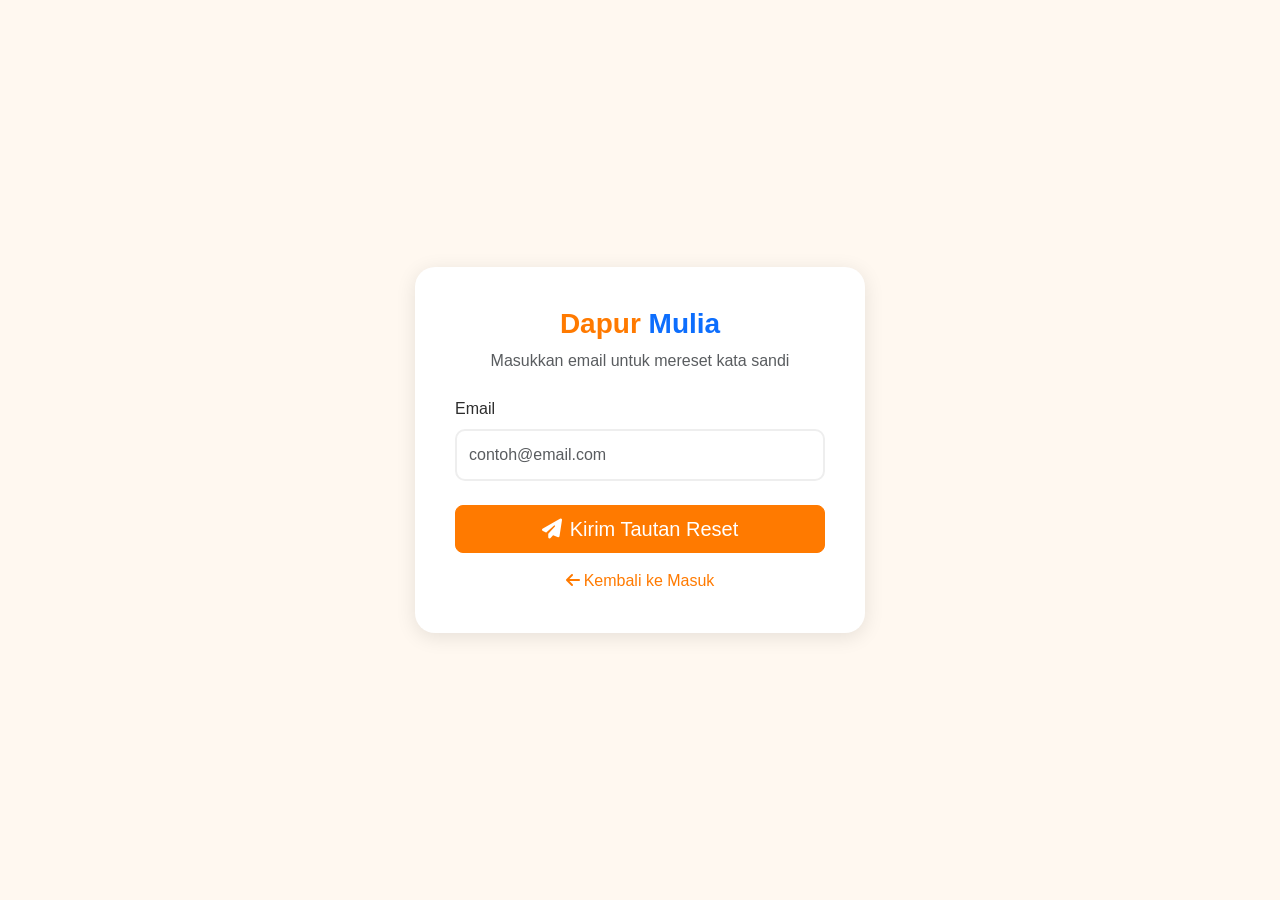
<file: forgot.html>
<!DOCTYPE html>
<html lang="id">
<head>
    <meta charset="UTF-8"><meta name="viewport" content="width=device-width, initial-scale=1.0">
    <title>Lupa Kata Sandi - Dapur Mulia</title>
    <link href="https://cdn.jsdelivr.net/npm/bootstrap@5.3.0/dist/css/bootstrap.min.css" rel="stylesheet">
    <link rel="stylesheet" href="https://cdnjs.cloudflare.com/ajax/libs/font-awesome/6.4.0/css/all.min.css">
    <link rel="stylesheet" href="css/style.css">
</head>
<body>
    <section class="auth-section">
        <div class="auth-card">
            <div class="text-center mb-4">
                <a href="index.html" class="text-decoration-none"><h3 class="fw-bold"><span class="text-primary">Dapur</span> Mulia</h3></a>
                <p class="text-muted">Masukkan email untuk mereset kata sandi</p>
            </div>
            <form onsubmit="event.preventDefault();alert('Tautan reset kata sandi telah dikirim ke email Anda.');window.location.href='login.html';">
                <div class="mb-4"><label class="form-label">Email</label><input type="email" class="form-control" placeholder="contoh@email.com" required></div>
                <button type="submit" class="btn btn-primary w-100 btn-lg mb-3"><i class="fas fa-paper-plane me-2"></i>Kirim Tautan Reset</button>
                <p class="text-center mb-0"><a href="login.html" class="text-primary text-decoration-none"><i class="fas fa-arrow-left me-1"></i>Kembali ke Masuk</a></p>
            </form>
        </div>
    </section>
    <script src="https://cdn.jsdelivr.net/npm/bootstrap@5.3.0/dist/js/bootstrap.bundle.min.js"></script>
</body>
</html>
</file>
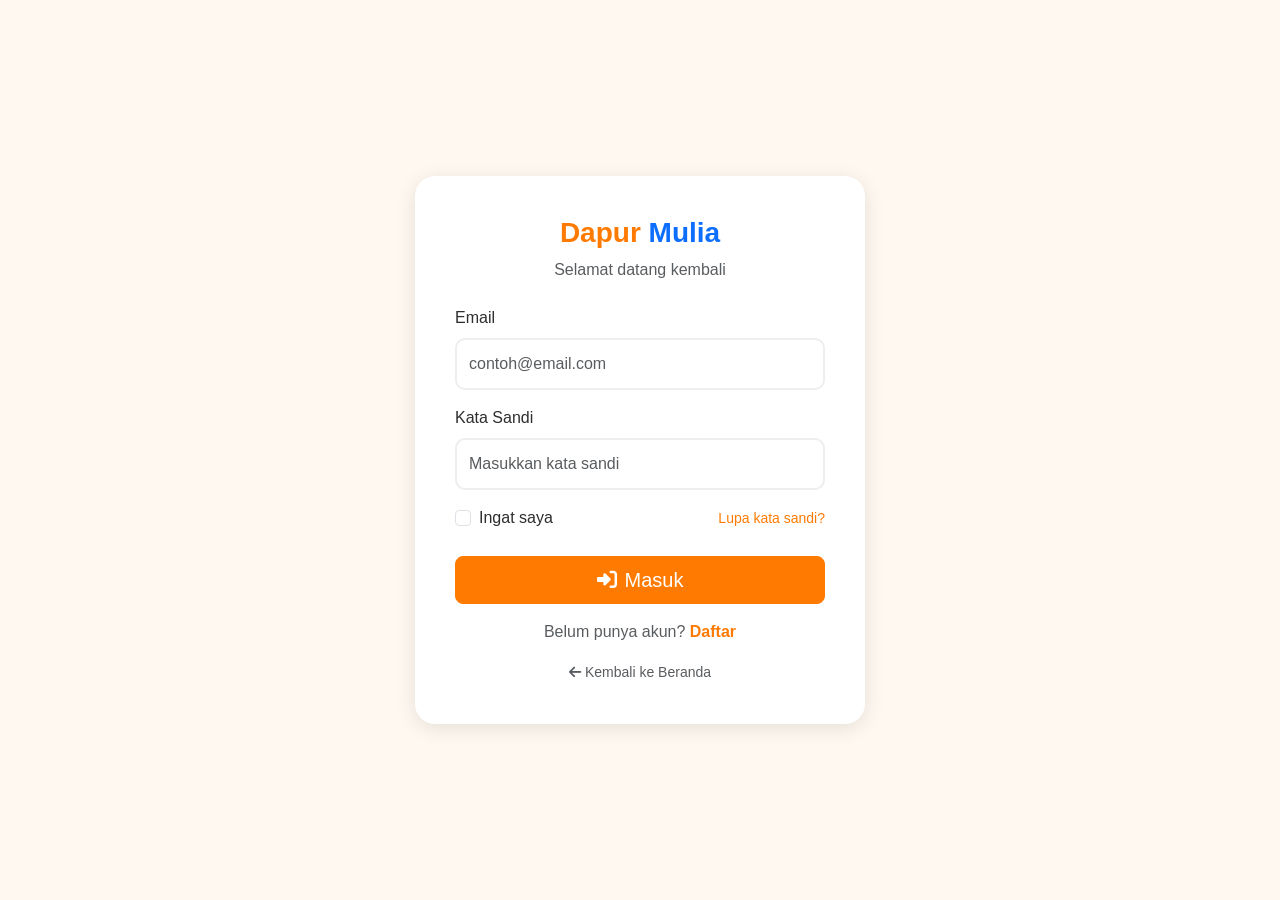
<file: login.html>
<!DOCTYPE html>
<html lang="id">
<head>
    <meta charset="UTF-8">
    <meta name="viewport" content="width=device-width, initial-scale=1.0">
    <title>Masuk - Dapur Mulia</title>
    <link href="https://cdn.jsdelivr.net/npm/bootstrap@5.3.0/dist/css/bootstrap.min.css" rel="stylesheet">
    <link rel="stylesheet" href="https://cdnjs.cloudflare.com/ajax/libs/font-awesome/6.4.0/css/all.min.css">
    <link rel="stylesheet" href="css/style.css">
</head>
<body>
    <section class="auth-section">
        <div class="auth-card">
            <div class="text-center mb-4">
                <a href="index.html" class="text-decoration-none"><h3 class="fw-bold"><span class="text-primary">Dapur</span> Mulia</h3></a>
                <p class="text-muted">Selamat datang kembali</p>
            </div>
            <form onsubmit="event.preventDefault();alert('Login berhasil!');window.location.href='index.html';">
                <div class="mb-3">
                    <label class="form-label">Email</label>
                    <input type="email" class="form-control" placeholder="contoh@email.com" required>
                </div>
                <div class="mb-3">
                    <label class="form-label">Kata Sandi</label>
                    <input type="password" class="form-control" placeholder="Masukkan kata sandi" required>
                </div>
                <div class="d-flex justify-content-between align-items-center mb-4">
                    <div class="form-check">
                        <input type="checkbox" class="form-check-input" id="remember">
                        <label class="form-check-label" for="remember">Ingat saya</label>
                    </div>
                    <a href="forgot.html" class="text-primary text-decoration-none small">Lupa kata sandi?</a>
                </div>
                <button type="submit" class="btn btn-primary w-100 btn-lg mb-3"><i class="fas fa-sign-in-alt me-2"></i>Masuk</button>
                <p class="text-center text-muted mb-0">Belum punya akun? <a href="register.html" class="text-primary text-decoration-none fw-bold">Daftar</a></p>
            </form>
            <div class="text-center mt-3">
                <a href="index.html" class="text-muted small text-decoration-none"><i class="fas fa-arrow-left me-1"></i>Kembali ke Beranda</a>
            </div>
    </section>
    <script src="https://cdn.jsdelivr.net/npm/bootstrap@5.3.0/dist/js/bootstrap.bundle.min.js"></script>
</body>
</html>
</file>
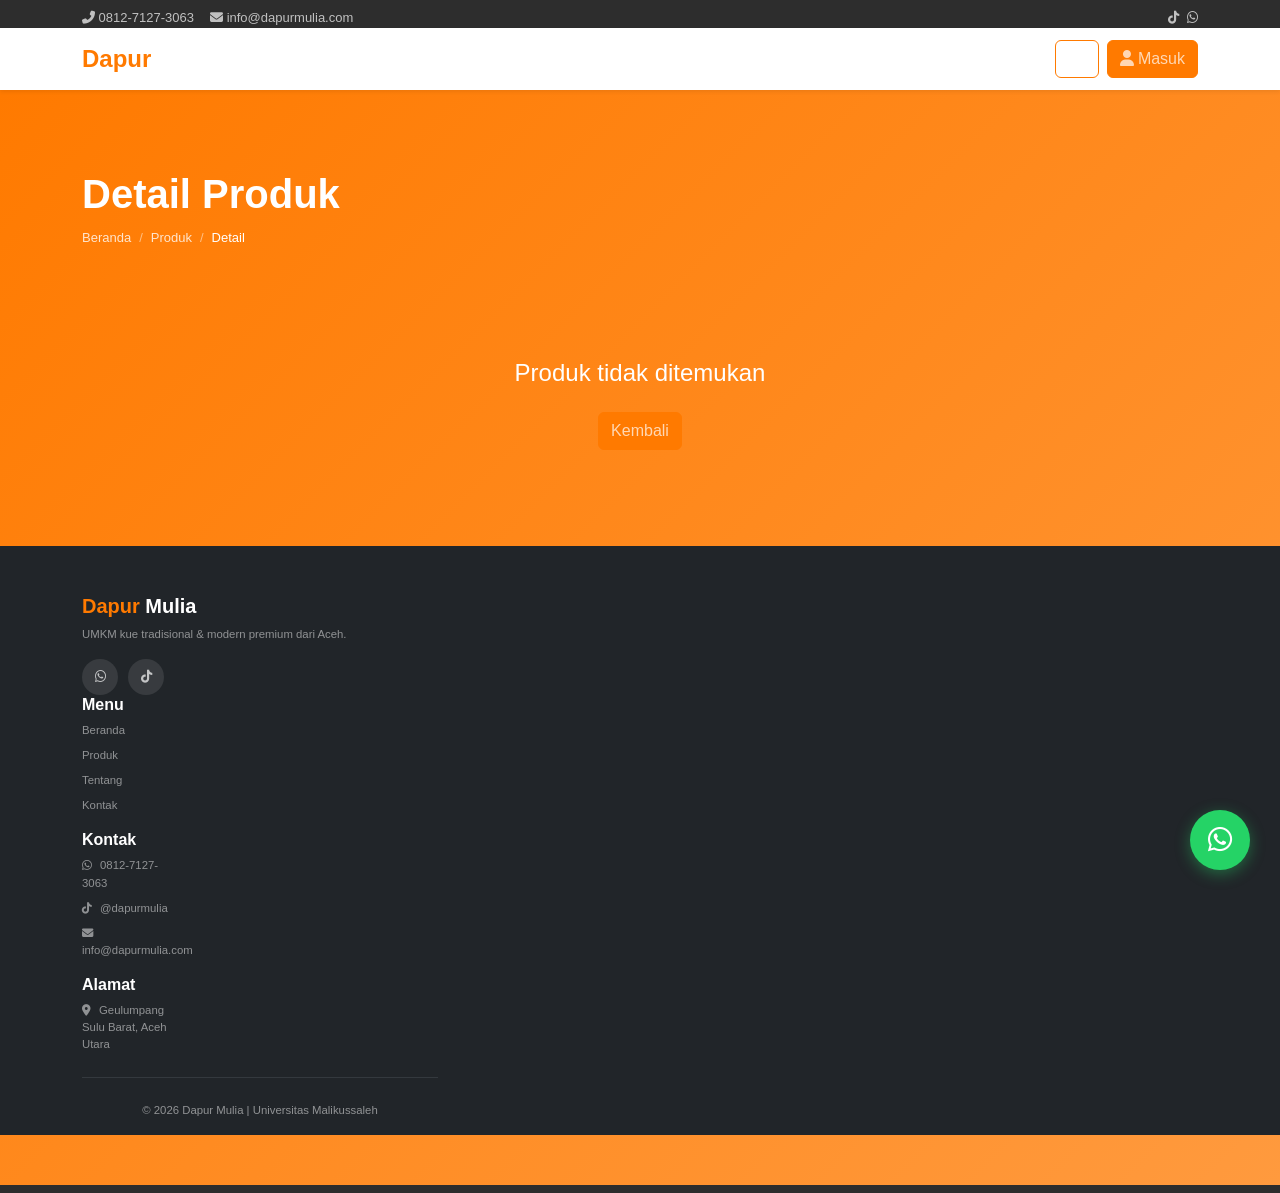
<file: product-detail.html>
<!DOCTYPE html>
<html lang="id">
<head>
    <meta charset="UTF-8">
    <meta name="viewport" content="width=device-width, initial-scale=1.0">
    <title>Detail Produk - Dapur Mulia</title>
    <link href="https://cdn.jsdelivr.net/npm/bootstrap@5.3.0/dist/css/bootstrap.min.css" rel="stylesheet">
    <link rel="stylesheet" href="https://cdnjs.cloudflare.com/ajax/libs/font-awesome/6.4.0/css/all.min.css">
    <link rel="stylesheet" href="css/style.css">
</head>
<body>
    <a href="https://wa.me/6281271273063" class="whatsapp-float" target="_blank"><i class="fab fa-whatsapp"></i><span>Chat WhatsApp</span></a>
    
    <div class="top-bar d-none d-md-block">
        <div class="container d-flex justify-content-between">
            <div><span><i class="fas fa-phone-alt"></i> 0812-7127-3063</span><span class="ms-3"><i class="fas fa-envelope"></i> info@dapurmulia.com</span></div>
            <div><a href="https://www.tiktok.com/@dapurmulia" target="_blank"><i class="fab fa-tiktok"></i></a><a href="https://wa.me/6281271273063" class="ms-2"><i class="fab fa-whatsapp"></i></a></div>
    </div>

    <nav class="navbar navbar-expand-lg navbar-light bg-white shadow-sm sticky-top">
        <div class="container">
            <a class="navbar-brand fw-bold fs-4" href="index.html"><span class="text-primary">Dapur</span> Mulia</a>
            <button class="navbar-toggler" type="button" data-bs-toggle="collapse" data-bs-target="#navMenu"><span class="navbar-toggler-icon"></span></button>
            <div class="collapse navbar-collapse" id="navMenu">
                <ul class="navbar-nav mx-auto">
                    <li class="nav-item"><a class="nav-link" href="index.html">Beranda</a></li>
                    <li class="nav-item"><a class="nav-link" href="products.html">Produk</a></li>
                    <li class="nav-item"><a class="nav-link" href="about.html">Tentang</a></li>
                    <li class="nav-item"><a class="nav-link" href="contact.html">Kontak</a></li>
                </ul>
                <div class="d-flex gap-2">
                    <a href="cart.html" class="btn btn-outline-primary position-relative"><i class="fas fa-shopping-cart"></i><span class="cart-count">0</span></a>
                    <a href="login.html" class="btn btn-primary"><i class="fas fa-user me-1"></i>Masuk</a>
                </div>
        </div>
    </nav>

    <div class="page-header">
        <div class="container">
            <h1>Detail Produk</h1>
            <nav><ol class="breadcrumb"><li class="breadcrumb-item"><a href="index.html">Beranda</a></li><li class="breadcrumb-item"><a href="products.html">Produk</a></li><li class="breadcrumb-item active">Detail</li></ol></nav>
        </div>

    <section class="section py-5">
        <div class="container" id="productDetail"></div>
    </section>

    <footer class="footer pt-5 pb-3 bg-dark text-white">
        <div class="container">
            <div class="row g-4">
                <div class="col-lg-4">
                    <h5 class="fw-bold"><span class="text-primary">Dapur</span> Mulia</h5>
                    <p class="text-white-50 small">UMKM kue tradisional & modern premium dari Aceh.</p>
                    <div class="social-links"><a href="https://wa.me/6281271273063" class="social-link"><i class="fab fa-whatsapp"></i></a><a href="https://www.tiktok.com/@dapurmulia" class="social-link"><i class="fab fa-tiktok"></i></a></div>
                <div class="col-lg-2 col-6">
                    <h6 class="fw-bold">Menu</h6>
                    <ul class="list-unstyled small"><li class="mb-2"><a href="index.html" class="text-white-50 text-decoration-none">Beranda</a></li><li class="mb-2"><a href="products.html" class="text-white-50 text-decoration-none">Produk</a></li><li class="mb-2"><a href="about.html" class="text-white-50 text-decoration-none">Tentang</a></li><li class="mb-2"><a href="contact.html" class="text-white-50 text-decoration-none">Kontak</a></li></ul>
                </div>
                <div class="col-lg-3 col-6">
                    <h6 class="fw-bold">Kontak</h6>
                    <ul class="list-unstyled small text-white-50"><li class="mb-2"><i class="fab fa-whatsapp me-2"></i>0812-7127-3063</li><li class="mb-2"><i class="fab fa-tiktok me-2"></i>@dapurmulia</li><li class="mb-2"><i class="fas fa-envelope me-2"></i>info@dapurmulia.com</li></ul>
                </div>
                <div class="col-lg-3">
                    <h6 class="fw-bold">Alamat</h6>
                    <p class="small text-white-50 mb-0"><i class="fas fa-map-marker-alt me-2"></i>Geulumpang Sulu Barat, Aceh Utara</p>
                </div>
            <hr class="border-secondary my-4">
            <p class="text-center text-white-50 small mb-0">&copy; 2026 Dapur Mulia | Universitas Malikussaleh</p>
        </div>
    </footer>

    <script src="https://cdn.jsdelivr.net/npm/bootstrap@5.3.0/dist/js/bootstrap.bundle.min.js"></script>
    <script src="js/data.js"></script>
    <script src="js/main.js"></script>
</body>
</html>
</file>
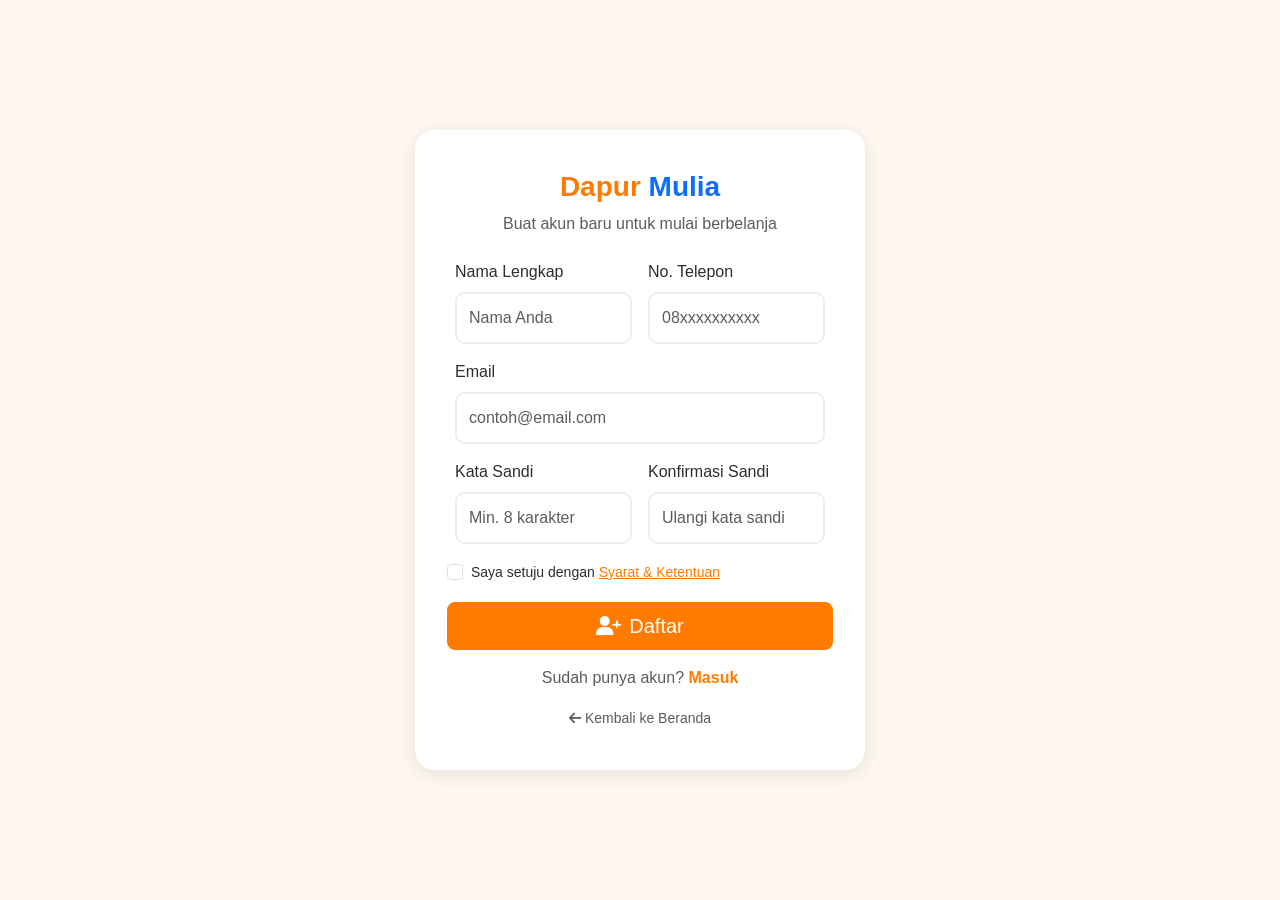
<file: register.html>
<!DOCTYPE html>
<html lang="id">
<head>
    <meta charset="UTF-8"><meta name="viewport" content="width=device-width, initial-scale=1.0">
    <title>Daftar - Dapur Mulia</title>
    <link href="https://cdn.jsdelivr.net/npm/bootstrap@5.3.0/dist/css/bootstrap.min.css" rel="stylesheet">
    <link rel="stylesheet" href="https://cdnjs.cloudflare.com/ajax/libs/font-awesome/6.4.0/css/all.min.css">
    <link rel="stylesheet" href="css/style.css">
</head>
<body>
    <section class="auth-section">
        <div class="auth-card">
            <div class="text-center mb-4">
                <a href="index.html" class="text-decoration-none"><h3 class="fw-bold"><span class="text-primary">Dapur</span> Mulia</h3></a>
                <p class="text-muted">Buat akun baru untuk mulai berbelanja</p>
            </div>
            <form onsubmit="event.preventDefault();alert('Pendaftaran berhasil! Silakan masuk dengan akun Anda.');window.location.href='login.html';">
                <div class="row g-3">
                    <div class="col-md-6"><label class="form-label">Nama Lengkap</label><input type="text" class="form-control" placeholder="Nama Anda" required></div>
                    <div class="col-md-6"><label class="form-label">No. Telepon</label><input type="tel" class="form-control" placeholder="08xxxxxxxxxx"></div>
                    <div class="col-12"><label class="form-label">Email</label><input type="email" class="form-control" placeholder="contoh@email.com" required></div>
                    <div class="col-md-6"><label class="form-label">Kata Sandi</label><input type="password" class="form-control" placeholder="Min. 8 karakter" required></div>
                    <div class="col-md-6"><label class="form-label">Konfirmasi Sandi</label><input type="password" class="form-control" placeholder="Ulangi kata sandi" required></div>
                <div class="form-check mt-3"><input type="checkbox" class="form-check-input" id="terms" required><label class="form-check-label small" for="terms">Saya setuju dengan <a href="#" class="text-primary">Syarat & Ketentuan</a></label></div>
                <button type="submit" class="btn btn-primary w-100 btn-lg mt-3"><i class="fas fa-user-plus me-2"></i>Daftar</button>
                <p class="text-center text-muted mt-3 mb-0">Sudah punya akun? <a href="login.html" class="text-primary text-decoration-none fw-bold">Masuk</a></p>
            </form>
            <div class="text-center mt-3"><a href="index.html" class="text-muted small text-decoration-none"><i class="fas fa-arrow-left me-1"></i>Kembali ke Beranda</a></div>
    </section>
    <script src="https://cdn.jsdelivr.net/npm/bootstrap@5.3.0/dist/js/bootstrap.bundle.min.js"></script>
</body>
</html>
</file>
<file: css/style.css>
/* ===========================
   DAPUR MULIA - Main Stylesheet
   Color: Fresh Orange #FF7A00
   =========================== */

:root {
    --primary: #FF7A00;
    --primary-dark: #E66E00;
    --primary-light: #FFF3E6;
    --cream: #FFF8F0;
    --text-dark: #2D2D2D;
    --text-gray: #6B7280;
    --text-light: #9CA3AF;
    --shadow-sm: 0 2px 8px rgba(0,0,0,0.06);
    --shadow-md: 0 4px 20px rgba(0,0,0,0.1);
    --shadow-lg: 0 8px 40px rgba(0,0,0,0.15);
    --radius-sm: 8px;
    --radius-md: 12px;
    --radius-lg: 20px;
}

* { margin: 0; padding: 0; box-sizing: border-box; }

body {
    font-family: 'Segoe UI', Tahoma, Geneva, Verdana, sans-serif;
    color: var(--text-dark);
    overflow-x: hidden;
}

/* WhatsApp Float */
.whatsapp-float {
    position: fixed;
    bottom: 30px;
    right: 30px;
    background: #25D366;
    color: white;
    width: 60px;
    height: 60px;
    border-radius: 50%;
    display: flex;
    align-items: center;
    justify-content: center;
    font-size: 28px;
    box-shadow: 0 4px 15px rgba(37, 211, 102, 0.4);
    z-index: 9999;
    text-decoration: none;
    transition: all 0.3s;
}
.whatsapp-float span {
    display: none;
    position: absolute;
    right: 70px;
    background: #333;
    color: white;
    padding: 8px 15px;
    border-radius: 8px;
    font-size: 13px;
    white-space: nowrap;
}
.whatsapp-float:hover span { display: block; }
.whatsapp-float:hover { transform: scale(1.1); color: white; }

/* Top Bar */
.top-bar {
    background: var(--text-dark);
    color: rgba(255,255,255,0.7);
    font-size: 13px;
    padding: 8px 0;
}
.top-bar a { color: rgba(255,255,255,0.7); text-decoration: none; transition: color 0.3s; }
.top-bar a:hover { color: var(--primary); }

/* Hero Section */
.hero {
    background: linear-gradient(135deg, #FF7A00 0%, #FF9A3E 50%, #FFB347 100%);
    padding: 100px 0 80px;
    position: relative;
    overflow: hidden;
}
.hero::before {
    content: '';
    position: absolute;
    top: -50%;
    right: -20%;
    width: 600px;
    height: 600px;
    background: rgba(255,255,255,0.05);
    border-radius: 50%;
}
.hero h1 { line-height: 1.2; }
.hero .lead { font-size: 1.2rem; opacity: 0.9; }
.hero-circle {
    width: 400px;
    height: 400px;
    border-radius: 50%;
    background: rgba(255,255,255,0.1);
    border: 2px dashed rgba(255,255,255,0.3);
    animation: float 6s ease-in-out infinite;
}
@keyframes float {
    0%, 100% { transform: translateY(0); }
    50% { transform: translateY(-20px); }
}
.min-vh-75 { min-height: 75vh; }

/* Section */
.section { padding: 80px 0; }
.bg-cream { background: var(--cream); }

/* Product Card */
.product-card {
    background: white;
    border-radius: var(--radius-md);
    overflow: hidden;
    box-shadow: var(--shadow-sm);
    transition: all 0.3s;
    position: relative;
}
.product-card:hover {
    transform: translateY(-5px);
    box-shadow: var(--shadow-lg);
}
.product-badge {
    position: absolute;
    top: 10px;
    left: 10px;
    z-index: 2;
}
.product-badge .badge {
    background: var(--primary);
    color: white;
    font-size: 11px;
    padding: 4px 10px;
    border-radius: 20px;
}
.product-image {
    height: 220px;
    background: #f8f9fa;
    display: flex;
    align-items: center;
    justify-content: center;
    position: relative;
    overflow: hidden;
}
.product-image .placeholder-icon {
    font-size: 60px;
    color: var(--primary);
    opacity: 0.3;
}
.product-image img {
    width: 100%;
    height: 100%;
    object-fit: cover;
}
.product-wishlist {
    position: absolute;
    top: 10px;
    right: 10px;
    width: 35px;
    height: 35px;
    background: white;
    border-radius: 50%;
    display: flex;
    align-items: center;
    justify-content: center;
    cursor: pointer;
    box-shadow: 0 2px 5px rgba(0,0,0,0.1);
    transition: all 0.3s;
    border: none;
    color: var(--text-gray);
}
.product-wishlist:hover { color: #dc3545; transform: scale(1.1); }
.product-body { padding: 15px; }
.product-category { font-size: 12px; color: var(--primary); font-weight: 500; text-transform: uppercase; letter-spacing: 0.5px; }
.product-title { font-size: 15px; font-weight: 600; margin: 5px 0; }
.product-title a { color: var(--text-dark); text-decoration: none; }
.product-title a:hover { color: var(--primary); }
.product-rating { font-size: 12px; color: #ffc107; margin-bottom: 5px; }
.product-price { margin: 8px 0; }
.price-current { font-size: 18px; font-weight: 700; color: var(--primary); }
.price-original { font-size: 14px; color: var(--text-light); text-decoration: line-through; margin-left: 8px; }
.product-actions { display: flex; gap: 8px; }
.product-actions .btn { flex: 1; font-size: 13px; padding: 8px; border-radius: 8px; }

/* Category Card */
.category-card {
    background: white;
    border-radius: var(--radius-md);
    padding: 30px 20px;
    text-align: center;
    box-shadow: var(--shadow-sm);
    transition: all 0.3s;
    text-decoration: none;
    display: block;
    color: var(--text-dark);
}
.category-card:hover {
    transform: translateY(-5px);
    box-shadow: var(--shadow-md);
    color: var(--primary);
}
.category-icon {
    width: 70px;
    height: 70px;
    background: var(--cream);
    border-radius: 50%;
    display: flex;
    align-items: center;
    justify-content: center;
    margin: 0 auto 15px;
    font-size: 28px;
    color: var(--primary);
}
.category-card h6 { font-weight: 600; margin-bottom: 5px; }
.category-card small { color: var(--text-gray); }

/* Testimonial Card */
.testimonial-card {
    background: white;
    border-radius: var(--radius-md);
    padding: 25px;
    box-shadow: var(--shadow-sm);
}
.testimonial-stars { color: #ffc107; font-size: 14px; margin-bottom: 10px; }
.testimonial-text { font-size: 14px; color: var(--text-gray); line-height: 1.7; margin-bottom: 15px; }
.testimonial-author { display: flex; align-items: center; gap: 12px; }
.testimonial-avatar {
    width: 45px;
    height: 45px;
    border-radius: 50%;
    background: var(--cream);
    display: flex;
    align-items: center;
    justify-content: center;
    font-size: 18px;
    color: var(--primary);
}
.testimonial-name { font-weight: 600; font-size: 14px; margin-bottom: 2px; }
.testimonial-role { font-size: 12px; color: var(--text-light); }

/* Newsletter */
.newsletter {
    background: linear-gradient(135deg, #FF7A00, #E66E00);
    padding: 60px 0;
}
.newsletter-form { max-width: 500px; }
.newsletter-form .form-control {
    border: none;
    border-radius: 50px 0 0 50px;
    padding: 15px 20px;
}
.newsletter-form .btn {
    border-radius: 0 50px 50px 0;
    padding: 15px 30px;
}

/* Page Header */
.page-header {
    background: linear-gradient(135deg, #FF7A00 0%, #FF9A3E 100%);
    padding: 80px 0 50px;
    color: white;
}
.page-header h1 { font-weight: 700; }
.breadcrumb {
    background: none;
    padding: 0;
    margin-top: 10px;
}
.breadcrumb-item, .breadcrumb-item a { color: rgba(255,255,255,0.8); text-decoration: none; }
.breadcrumb-item.active { color: white; }
.breadcrumb-item + .breadcrumb-item::before { color: rgba(255,255,255,0.5); }

/* Product Detail */
.product-detail-image {
    background: #f8f9fa;
    border-radius: var(--radius-lg);
    min-height: 350px;
    display: flex;
    align-items: center;
    justify-content: center;
}
.product-detail-image .placeholder-icon { font-size: 100px; color: var(--primary); opacity: 0.3; }

/* Cart Page */
.cart-item {
    display: flex;
    gap: 15px;
    align-items: center;
    padding: 15px;
    background: white;
    border-radius: var(--radius-sm);
    box-shadow: var(--shadow-sm);
    margin-bottom: 12px;
}
.cart-item-image {
    width: 80px;
    height: 80px;
    border-radius: 8px;
    background: #f8f9fa;
    display: flex;
    align-items: center;
    justify-content: center;
    flex-shrink: 0;
}
.cart-item-image .placeholder-icon { font-size: 30px; color: var(--primary); opacity: 0.3; }
.cart-item-details { flex: 1; }
.cart-item-details h6 { margin-bottom: 3px; }
.cart-item-details small { color: var(--text-gray); }
.qty-control {
    display: flex;
    align-items: center;
    border: 1px solid #ddd;
    border-radius: 8px;
    overflow: hidden;
}
.qty-btn {
    width: 32px;
    height: 32px;
    border: none;
    background: #f8f8f8;
    cursor: pointer;
    font-weight: 600;
    transition: background 0.2s;
}
.qty-btn:hover { background: var(--cream); color: var(--primary); }
.qty-input {
    width: 45px;
    text-align: center;
    border: none;
    border-left: 1px solid #ddd;
    border-right: 1px solid #ddd;
    height: 32px;
    font-weight: 600;
    background: transparent;
}

/* Checkout */
.checkout-card {
    background: white;
    border-radius: var(--radius-md);
    padding: 25px;
    box-shadow: var(--shadow-sm);
    margin-bottom: 20px;
}
.checkout-card .card-title {
    font-size: 16px;
    font-weight: 600;
    margin-bottom: 20px;
    padding-bottom: 12px;
    border-bottom: 2px solid #f0f0f0;
}
.shipping-option, .payment-option {
    display: flex;
    align-items: center;
    gap: 12px;
    padding: 12px 15px;
    border: 2px solid #eee;
    border-radius: 8px;
    cursor: pointer;
    margin-bottom: 8px;
    transition: all 0.3s;
}
.shipping-option:hover, .payment-option:hover {
    border-color: var(--primary);
    background: var(--cream);
}
.shipping-option input:checked ~ *, .payment-option input:checked ~ * {}
.shipping-option:has(input:checked), .payment-option:has(input:checked) {
    border-color: var(--primary);
    background: var(--cream);
}

/* Auth */
.auth-section {
    min-height: 100vh;
    display: flex;
    align-items: center;
    justify-content: center;
    padding: 80px 0;
    background: var(--cream);
}
.auth-card {
    background: white;
    padding: 40px;
    border-radius: var(--radius-lg);
    box-shadow: var(--shadow-md);
    width: 100%;
    max-width: 450px;
}
.auth-card .form-control {
    border: 2px solid #eee;
    border-radius: 10px;
    padding: 12px;
}
.auth-card .form-control:focus { border-color: var(--primary); box-shadow: none; }

/* Search */
.search-bar {
    background: white;
    border-radius: 50px;
    padding: 5px;
    box-shadow: var(--shadow-sm);
}
.search-bar input {
    border: none;
    padding: 15px 20px;
    outline: none;
    flex: 1;
    border-radius: 50px;
}
.search-bar .btn { border-radius: 50px; padding: 10px 25px; }

/* Filter */
.filter-card {
    background: white;
    border-radius: var(--radius-md);
    padding: 20px;
    box-shadow: var(--shadow-sm);
    position: sticky;
    top: 90px;
}
.filter-card h6 { font-weight: 600; margin-bottom: 15px; }
.filter-card .form-check { margin-bottom: 8px; }

/* Responsive */
@media (max-width: 991px) {
    .hero { padding: 80px 0 50px; text-align: center; }
    .hero h1 { font-size: 2.2rem; }
    .min-vh-75 { min-height: auto; }
    .section { padding: 50px 0; }
}
@media (max-width: 767px) {
    .hero h1 { font-size: 1.8rem; }
    .cart-item { flex-wrap: wrap; }
    .product-card .product-image { height: 180px; }
    .whatsapp-float { width: 50px; height: 50px; font-size: 24px; bottom: 20px; right: 20px; }
}

/* Breadcrumb on product detail */
.breadcrumb-nav { background: none; padding: 0; margin: 0 0 20px; }

/* Loading */
.loading { text-align: center; padding: 40px; color: var(--text-gray); }
.loading i { font-size: 40px; margin-bottom: 10px; }

/* Buttons */
.btn-primary { background: var(--primary); border-color: var(--primary); }
.btn-primary:hover, .btn-primary:focus { background: var(--primary-dark); border-color: var(--primary-dark); }
.btn-outline-primary { color: var(--primary); border-color: var(--primary); }
.btn-outline-primary:hover { background: var(--primary); border-color: var(--primary); color: white; }
.text-primary { color: var(--primary) !important; }

/* Pagination */
.pagination .page-item.active .page-link { background: var(--primary); border-color: var(--primary); }
.pagination .page-link { color: var(--text-dark); }

/* About page */
.about-image-frame {
    padding: 20px;
    background: var(--cream);
    border-radius: var(--radius-lg);
    position: relative;
}
.about-image-placeholder {
    background: white;
    border-radius: var(--radius-md);
    padding: 60px;
    text-align: center;
}

/* Contact */
.contact-item {
    display: flex;
    gap: 15px;
    align-items: flex-start;
    padding: 15px;
    background: white;
    border-radius: var(--radius-sm);
    box-shadow: var(--shadow-sm);
    margin-bottom: 12px;
}
.contact-item i {
    width: 40px;
    height: 40px;
    background: var(--cream);
    border-radius: 50%;
    display: flex;
    align-items: center;
    justify-content: center;
    color: var(--primary);
    flex-shrink: 0;
}
.contact-item h6 { font-size: 14px; margin-bottom: 2px; }
.contact-item p, .contact-item a { font-size: 13px; color: var(--text-gray); text-decoration: none; }
.contact-item a:hover { color: var(--primary); }

/* Social Links */
.social-links { display: flex; gap: 10px; }
.social-link {
    width: 36px;
    height: 36px;
    border-radius: 50%;
    background: rgba(255,255,255,0.1);
    display: flex;
    align-items: center;
    justify-content: center;
    color: white;
    text-decoration: none;
    transition: all 0.3s;
}
.social-link:hover { background: var(--primary); color: white; transform: scale(1.1); }

/* Footer */
.footer a:hover { color: var(--primary) !important; }

/* Cart Badge */
.cart-count {
    position: absolute;
    top: -5px;
    right: -5px;
    background: #dc3545;
    color: white;
    width: 20px;
    height: 20px;
    border-radius: 50%;
    font-size: 11px;
    display: flex;
    align-items: center;
    justify-content: center;
}

/* Alert / Toast */
.alert-toast {
    position: fixed;
    top: 20px;
    right: 20px;
    z-index: 99999;
    background: white;
    border-left: 4px solid var(--primary);
    padding: 15px 25px;
    border-radius: 8px;
    box-shadow: 0 4px 20px rgba(0,0,0,0.15);
    display: none;
    animation: slideIn 0.3s;
}
@keyframes slideIn {
    from { transform: translateX(100%); opacity: 0; }
    to { transform: translateX(0); opacity: 1; }
}
</file>
